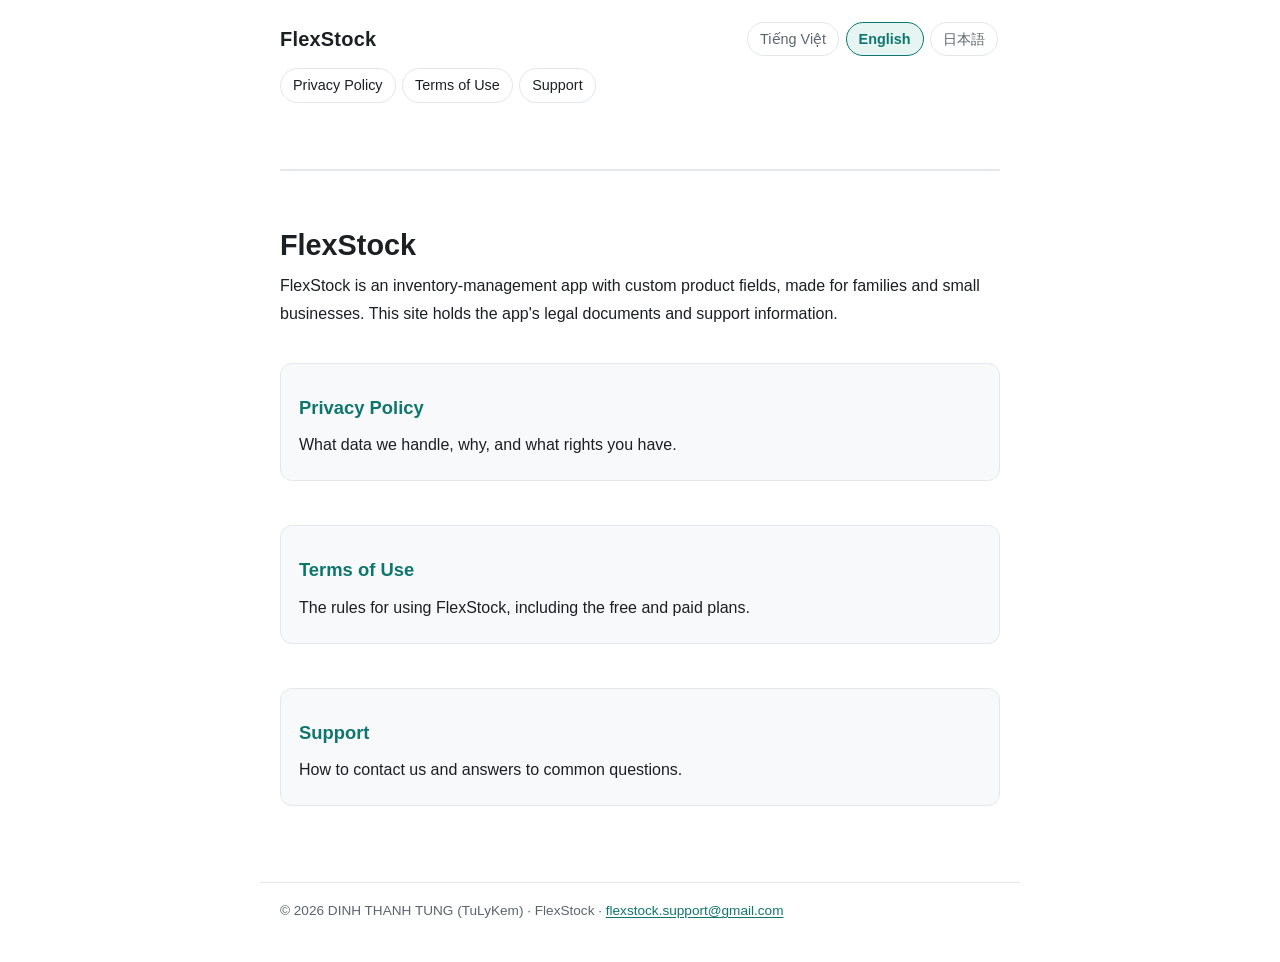
<file: index.html>
<!DOCTYPE html>
<html lang="en">
<head>
<meta charset="utf-8">
<meta name="viewport" content="width=device-width, initial-scale=1">
<title>FlexStock</title>
<meta name="description" content="FlexStock inventory app: privacy policy, terms of use and support.">
<link rel="stylesheet" href="style.css">
<script src="site.js"></script>
</head>
<body>
<header class="site-header">
  <a class="brand" href="index.html" data-page="index.html">FlexStock</a>
  <nav class="lang" aria-label="Language">
    <a href="#vi" data-lang-link="vi">Tiếng Việt</a>
    <a href="#en" data-lang-link="en">English</a>
    <a href="#ja" data-lang-link="ja">日本語</a>
  </nav>
</header>
<nav class="pages" aria-label="Pages">
    <a href="privacy.html" data-page="privacy.html"><span class="lbl" data-l="vi">Chính sách bảo mật</span><span class="lbl" data-l="en">Privacy Policy</span><span class="lbl" data-l="ja">プライバシーポリシー</span></a>
    <a href="terms.html" data-page="terms.html"><span class="lbl" data-l="vi">Điều khoản sử dụng</span><span class="lbl" data-l="en">Terms of Use</span><span class="lbl" data-l="ja">利用規約</span></a>
    <a href="support.html" data-page="support.html"><span class="lbl" data-l="vi">Hỗ trợ</span><span class="lbl" data-l="en">Support</span><span class="lbl" data-l="ja">サポート</span></a>
</nav>
<main>
  <section class="doc" lang="vi" data-doc-lang="vi">
<h1>FlexStock</h1>
    <p>FlexStock là ứng dụng quản lý kho/tồn kho với field sản phẩm tuỳ chỉnh, dành cho gia đình và hộ kinh doanh nhỏ. Đây là trang chứa các tài liệu pháp lý và hỗ trợ của ứng dụng.</p>
    <div class="cards">
      <a class="card" href="privacy.html" data-page="privacy.html"><h2><strong>Chính sách bảo mật</strong></h2><p>Chúng tôi xử lý dữ liệu nào, vì sao và bạn có quyền gì.</p></a>
      <a class="card" href="terms.html" data-page="terms.html"><h2><strong>Điều khoản sử dụng</strong></h2><p>Quy định khi dùng FlexStock, gói miễn phí và gói trả phí.</p></a>
      <a class="card" href="support.html" data-page="support.html"><h2><strong>Hỗ trợ</strong></h2><p>Liên hệ và các câu hỏi thường gặp.</p></a>
    </div>
  </section>
  <section class="doc" lang="en" data-doc-lang="en">
<h1>FlexStock</h1>
    <p>FlexStock is an inventory-management app with custom product fields, made for families and small businesses. This site holds the app's legal documents and support information.</p>
    <div class="cards">
      <a class="card" href="privacy.html" data-page="privacy.html"><h2><strong>Privacy Policy</strong></h2><p>What data we handle, why, and what rights you have.</p></a>
      <a class="card" href="terms.html" data-page="terms.html"><h2><strong>Terms of Use</strong></h2><p>The rules for using FlexStock, including the free and paid plans.</p></a>
      <a class="card" href="support.html" data-page="support.html"><h2><strong>Support</strong></h2><p>How to contact us and answers to common questions.</p></a>
    </div>
  </section>
  <section class="doc" lang="ja" data-doc-lang="ja">
<h1>FlexStock</h1>
    <p>FlexStockは、カスタム商品フィールドを備えた在庫管理アプリで、家庭や小規模事業者向けです。このサイトには、アプリの法的文書とサポート情報を掲載しています。</p>
    <div class="cards">
      <a class="card" href="privacy.html" data-page="privacy.html"><h2><strong>プライバシーポリシー</strong></h2><p>取り扱うデータ、その目的、お客様の権利について。</p></a>
      <a class="card" href="terms.html" data-page="terms.html"><h2><strong>利用規約</strong></h2><p>無料プラン・有料プランを含む、FlexStockのご利用ルール。</p></a>
      <a class="card" href="support.html" data-page="support.html"><h2><strong>サポート</strong></h2><p>お問い合わせ方法とよくあるご質問。</p></a>
    </div>
  </section>
</main>
<footer>
  &copy; 2026 DINH THANH TUNG (TuLyKem) &middot; FlexStock &middot;
  <a href="mailto:flexstock.support@gmail.com">flexstock.support@gmail.com</a>
</footer>
</body>
</html>
</file>
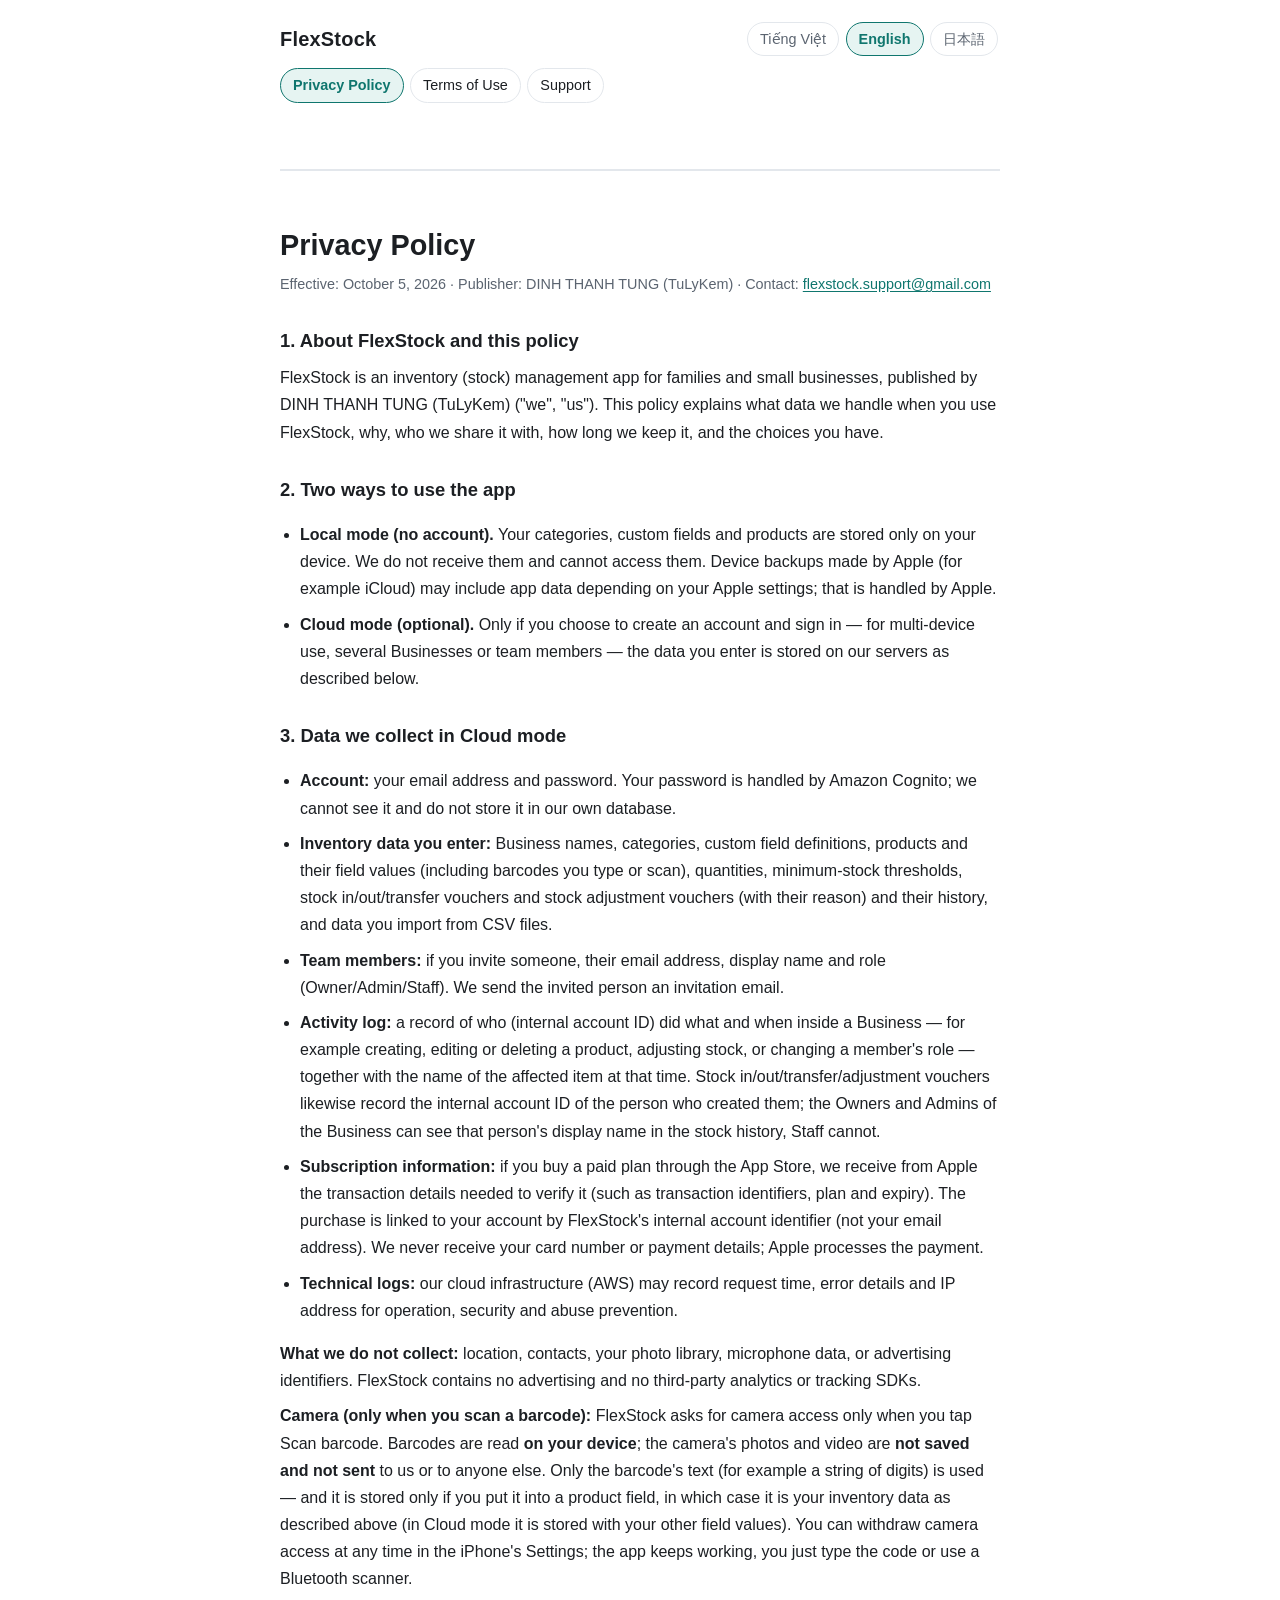
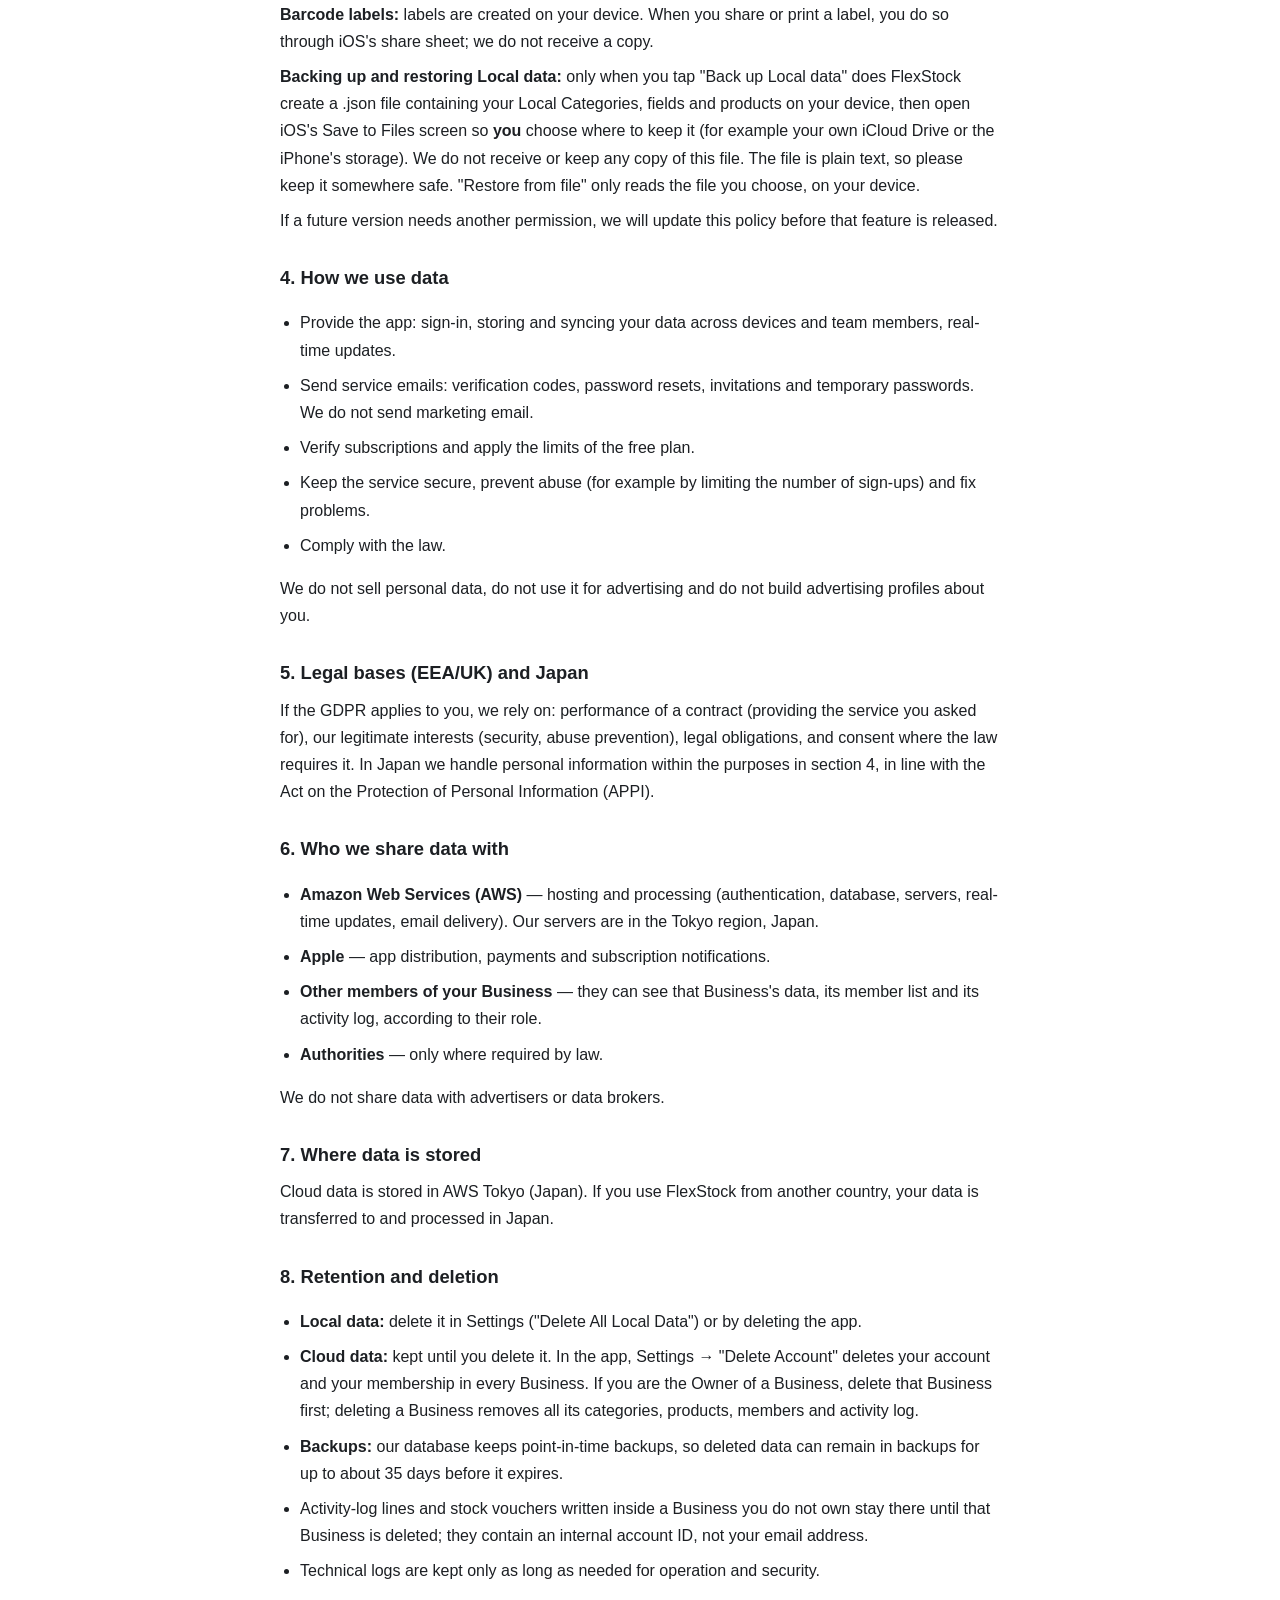
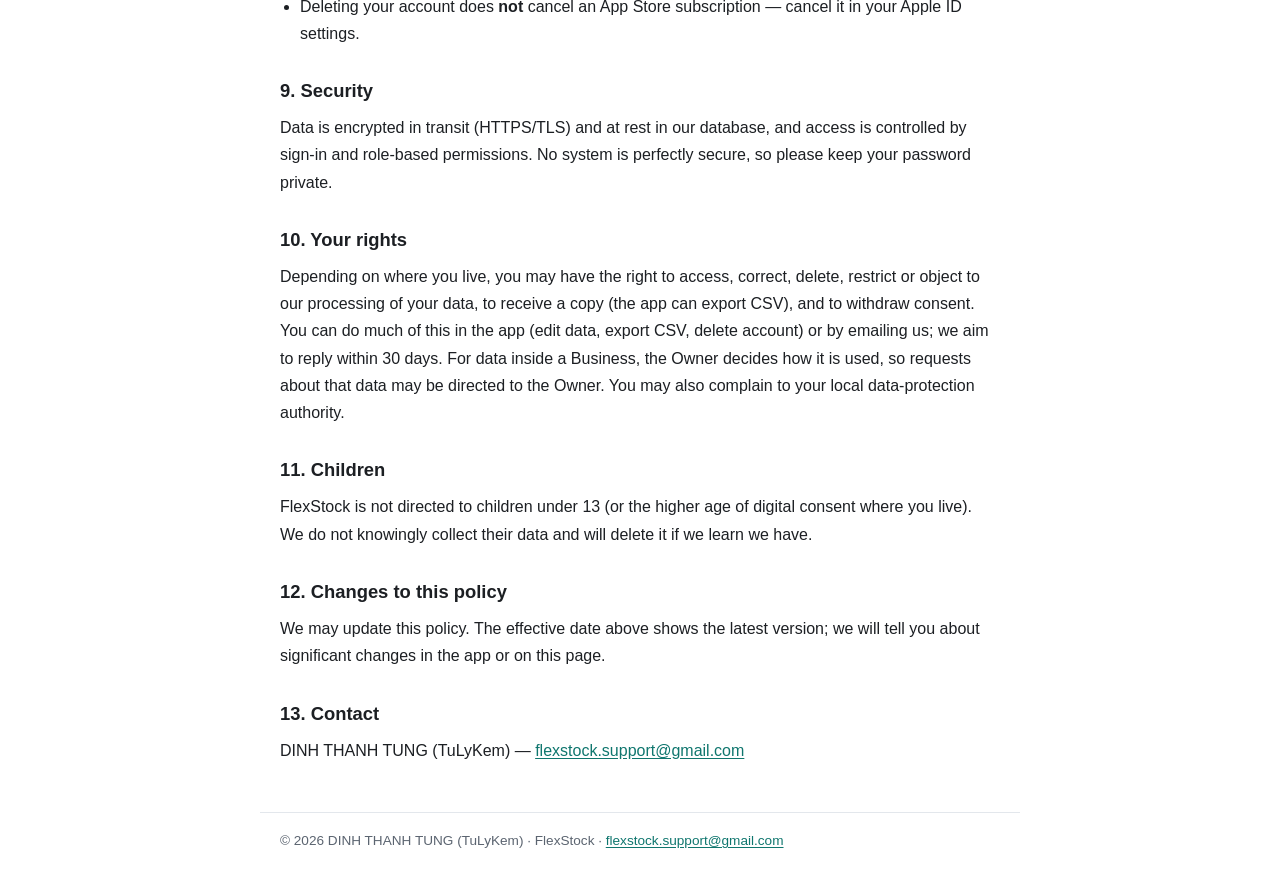
<file: privacy.html>
<!DOCTYPE html>
<html lang="en">
<head>
<meta charset="utf-8">
<meta name="viewport" content="width=device-width, initial-scale=1">
<title>FlexStock — Privacy Policy / Chính sách bảo mật / プライバシーポリシー</title>
<meta name="description" content="Privacy Policy of the FlexStock inventory app.">
<link rel="stylesheet" href="style.css">
<script src="site.js"></script>
</head>
<body>
<header class="site-header">
  <a class="brand" href="index.html" data-page="index.html">FlexStock</a>
  <nav class="lang" aria-label="Language">
    <a href="#vi" data-lang-link="vi">Tiếng Việt</a>
    <a href="#en" data-lang-link="en">English</a>
    <a href="#ja" data-lang-link="ja">日本語</a>
  </nav>
</header>
<nav class="pages" aria-label="Pages">
    <a href="privacy.html" data-page="privacy.html" class="current"><span class="lbl" data-l="vi">Chính sách bảo mật</span><span class="lbl" data-l="en">Privacy Policy</span><span class="lbl" data-l="ja">プライバシーポリシー</span></a>
    <a href="terms.html" data-page="terms.html"><span class="lbl" data-l="vi">Điều khoản sử dụng</span><span class="lbl" data-l="en">Terms of Use</span><span class="lbl" data-l="ja">利用規約</span></a>
    <a href="support.html" data-page="support.html"><span class="lbl" data-l="vi">Hỗ trợ</span><span class="lbl" data-l="en">Support</span><span class="lbl" data-l="ja">サポート</span></a>
</nav>
<main>
  <section class="doc" lang="vi" data-doc-lang="vi">
<h1>Chính sách bảo mật</h1>
    <p class="meta">Có hiệu lực từ: 05/10/2026 &middot; Nhà phát triển: DINH THANH TUNG (TuLyKem) &middot; Liên hệ: <a href="mailto:flexstock.support@gmail.com">flexstock.support@gmail.com</a></p>

    <h2>1. Giới thiệu</h2>
    <p>FlexStock là ứng dụng quản lý kho/tồn kho dành cho gia đình và hộ kinh doanh nhỏ, do DINH THANH TUNG (TuLyKem) ("chúng tôi") phát hành. Chính sách này giải thích chúng tôi xử lý những dữ liệu nào khi bạn dùng FlexStock, vì sao, chia sẻ với ai, lưu bao lâu và bạn có những lựa chọn nào.</p>

    <h2>2. Hai cách sử dụng ứng dụng</h2>
    <ul>
      <li><strong>Chế độ Local (không cần tài khoản).</strong> Category, Field tuỳ chỉnh và sản phẩm của bạn chỉ lưu trên thiết bị. Chúng tôi không nhận và không truy cập được dữ liệu này. Bản sao lưu thiết bị do Apple thực hiện (ví dụ iCloud) có thể gồm dữ liệu ứng dụng tuỳ theo cài đặt Apple của bạn — phần đó do Apple quản lý.</li>
      <li><strong>Chế độ Cloud (tuỳ chọn).</strong> Chỉ khi bạn chủ động tạo tài khoản và đăng nhập — để dùng nhiều thiết bị, nhiều Business hoặc làm việc nhóm — dữ liệu bạn nhập mới được lưu trên máy chủ của chúng tôi như mô tả dưới đây.</li>
    </ul>

    <h2>3. Dữ liệu chúng tôi thu thập ở chế độ Cloud</h2>
    <ul>
      <li><strong>Tài khoản:</strong> địa chỉ email và mật khẩu. Mật khẩu do Amazon Cognito xử lý; chúng tôi không xem được và không lưu mật khẩu trong cơ sở dữ liệu của mình.</li>
      <li><strong>Dữ liệu kho bạn nhập:</strong> tên Business, Category, định nghĩa Field tuỳ chỉnh, sản phẩm và giá trị các field (kể cả mã vạch bạn nhập hoặc quét), số lượng, ngưỡng tồn tối thiểu, phiếu Nhập/Xuất/Chuyển kho và phiếu Điều chỉnh tồn kho (kèm lý do) cùng lịch sử, và dữ liệu bạn nhập từ file CSV.</li>
      <li><strong>Thành viên:</strong> nếu bạn mời người khác — email, tên hiển thị và vai trò (Owner/Admin/Staff) của họ. Chúng tôi gửi email mời tới người được mời.</li>
      <li><strong>Lịch sử hoạt động:</strong> bản ghi ai (mã tài khoản nội bộ) đã làm gì, khi nào trong một Business — ví dụ tạo/sửa/xoá sản phẩm, điều chỉnh tồn kho, đổi vai trò thành viên — kèm tên đối tượng bị tác động tại thời điểm đó. Các phiếu Nhập/Xuất/Chuyển/Điều chỉnh kho cũng ghi mã tài khoản nội bộ của người tạo; Owner và Admin của Business xem được tên hiển thị của người đó trong Lịch sử kho, Staff thì không.</li>
      <li><strong>Thông tin gói trả phí:</strong> khi bạn mua gói qua App Store, chúng tôi nhận từ Apple thông tin giao dịch cần để xác minh (mã giao dịch, gói, thời hạn). Giao dịch được gắn với tài khoản của bạn bằng mã tài khoản nội bộ của FlexStock (không phải email của bạn). Chúng tôi không nhận số thẻ hay thông tin thanh toán của bạn; Apple xử lý thanh toán.</li>
      <li><strong>Nhật ký kỹ thuật:</strong> hạ tầng đám mây (AWS) có thể ghi lại thời điểm yêu cầu, thông tin lỗi và địa chỉ IP để vận hành, bảo mật và chống lạm dụng.</li>
    </ul>
    <p><strong>Chúng tôi không thu thập:</strong> vị trí, danh bạ, thư viện ảnh, dữ liệu micro, hay mã định danh quảng cáo. FlexStock không có quảng cáo và không dùng SDK phân tích hay theo dõi của bên thứ ba.</p>
    <p><strong>Camera (chỉ khi bạn quét mã vạch):</strong> FlexStock chỉ xin quyền dùng camera khi bạn bấm Quét mã vạch. Việc đọc mã diễn ra <strong>ngay trên thiết bị</strong>; ảnh và video từ camera <strong>không được lưu, không được gửi</strong> cho chúng tôi hay bên nào khác. Chỉ chuỗi ký tự của mã vạch (ví dụ một dãy số) được dùng — và chỉ được lưu khi bạn đưa nó vào một field của sản phẩm, khi đó nó là dữ liệu kho của bạn như mô tả ở trên (ở chế độ Cloud, nó được lưu cùng các giá trị field khác). Bạn có thể thu hồi quyền camera bất kỳ lúc nào trong Cài đặt của iPhone; app vẫn dùng được bình thường, bạn chỉ cần nhập mã bằng tay hoặc dùng máy quét Bluetooth.</p>
    <p><strong>Nhãn mã vạch:</strong> nhãn do FlexStock tạo ngay trên thiết bị. Khi bạn chia sẻ hoặc in nhãn, việc đó do bạn thực hiện qua khung chia sẻ của iOS; chúng tôi không nhận bản sao của nhãn.</p>
    <p><strong>Sao lưu và khôi phục dữ liệu Local:</strong> chỉ khi bạn bấm "Sao lưu dữ liệu Local", FlexStock tạo một file .json chứa Category, field và sản phẩm Local của bạn ngay trên thiết bị, rồi mở màn Lưu vào Tệp của iOS để <strong>bạn</strong> chọn nơi lưu (ví dụ iCloud Drive của chính bạn hoặc bộ nhớ iPhone). Chúng tôi không nhận, không lưu bản sao nào của file này. File ở dạng chữ thường nên bạn hãy tự bảo quản. "Khôi phục từ file" chỉ đọc file bạn chọn, ngay trên thiết bị.</p>
    <p>Nếu sau này phiên bản mới cần thêm quyền khác, chúng tôi sẽ cập nhật chính sách này trước khi phát hành tính năng đó.</p>

    <h2>4. Chúng tôi dùng dữ liệu để làm gì</h2>
    <ul>
      <li>Cung cấp ứng dụng: đăng nhập, lưu và đồng bộ dữ liệu giữa thiết bị và thành viên, cập nhật thời gian thực.</li>
      <li>Gửi email dịch vụ: mã xác nhận, đặt lại mật khẩu, lời mời, mật khẩu tạm. Chúng tôi không gửi email quảng cáo.</li>
      <li>Xác minh gói đăng ký và áp dụng giới hạn của gói miễn phí.</li>
      <li>Giữ dịch vụ an toàn, chống lạm dụng (ví dụ giới hạn số lượt đăng ký) và sửa lỗi.</li>
      <li>Tuân thủ pháp luật.</li>
    </ul>
    <p>Chúng tôi không bán dữ liệu cá nhân, không dùng dữ liệu cho quảng cáo và không lập hồ sơ quảng cáo về bạn.</p>

    <h2>5. Cơ sở pháp lý (EEA/Anh) và Nhật Bản</h2>
    <p>Nếu GDPR áp dụng với bạn, chúng tôi dựa trên: thực hiện hợp đồng (cung cấp dịch vụ bạn yêu cầu), lợi ích chính đáng (bảo mật, chống lạm dụng), nghĩa vụ pháp lý, và sự đồng ý khi pháp luật yêu cầu. Tại Nhật Bản, chúng tôi xử lý thông tin cá nhân trong phạm vi mục đích nêu ở mục 4, phù hợp Luật Bảo vệ thông tin cá nhân (APPI).</p>

    <h2>6. Chúng tôi chia sẻ dữ liệu với ai</h2>
    <ul>
      <li><strong>Amazon Web Services (AWS)</strong> — lưu trữ và xử lý (xác thực, cơ sở dữ liệu, máy chủ, cập nhật thời gian thực, gửi email). Máy chủ của chúng tôi đặt tại khu vực Tokyo, Nhật Bản.</li>
      <li><strong>Apple</strong> — phân phối ứng dụng, thanh toán và thông báo về gói đăng ký.</li>
      <li><strong>Các thành viên khác trong cùng Business</strong> — họ xem được dữ liệu của Business đó, danh sách thành viên và lịch sử hoạt động, tuỳ theo vai trò.</li>
      <li><strong>Cơ quan nhà nước</strong> — chỉ khi pháp luật yêu cầu.</li>
    </ul>
    <p>Chúng tôi không chia sẻ dữ liệu với nhà quảng cáo hay đơn vị môi giới dữ liệu.</p>

    <h2>7. Nơi lưu trữ dữ liệu</h2>
    <p>Dữ liệu Cloud được lưu tại AWS Tokyo (Nhật Bản). Nếu bạn dùng FlexStock từ quốc gia khác, dữ liệu của bạn được chuyển tới và xử lý tại Nhật Bản.</p>

    <h2>8. Thời gian lưu giữ và xoá dữ liệu</h2>
    <ul>
      <li><strong>Dữ liệu Local:</strong> xoá trong Cài đặt ("Xoá toàn bộ dữ liệu Local") hoặc bằng cách gỡ ứng dụng.</li>
      <li><strong>Dữ liệu Cloud:</strong> lưu cho tới khi bạn xoá. Trong ứng dụng, Cài đặt &rarr; "Xoá tài khoản" sẽ xoá tài khoản và tư cách thành viên của bạn ở mọi Business. Nếu bạn là Owner của một Business, hãy xoá Business đó trước; xoá Business sẽ xoá toàn bộ Category, sản phẩm, thành viên và lịch sử hoạt động của Business đó.</li>
      <li><strong>Sao lưu:</strong> cơ sở dữ liệu có sao lưu phục hồi theo thời điểm, nên dữ liệu đã xoá có thể còn trong bản sao lưu tối đa khoảng 35 ngày rồi tự hết hạn.</li>
      <li>Các dòng lịch sử hoạt động và phiếu kho ghi trong Business mà bạn không sở hữu sẽ còn đó cho tới khi Business bị xoá; chúng chỉ chứa mã tài khoản nội bộ, không chứa email của bạn.</li>
      <li>Nhật ký kỹ thuật chỉ được giữ trong thời gian cần thiết cho vận hành và bảo mật.</li>
      <li>Xoá tài khoản <strong>không</strong> tự huỷ gói đăng ký App Store — hãy huỷ trong cài đặt Apple ID của bạn.</li>
    </ul>

    <h2>9. Bảo mật</h2>
    <p>Dữ liệu được mã hoá khi truyền (HTTPS/TLS) và khi lưu trong cơ sở dữ liệu; quyền truy cập được kiểm soát bằng đăng nhập và phân quyền theo vai trò. Không hệ thống nào an toàn tuyệt đối, vì vậy hãy giữ bí mật mật khẩu của bạn.</p>

    <h2>10. Quyền của bạn</h2>
    <p>Tuỳ nơi bạn sống, bạn có thể có quyền truy cập, chỉnh sửa, xoá, hạn chế hoặc phản đối việc xử lý dữ liệu, nhận bản sao dữ liệu (ứng dụng có Xuất CSV) và rút lại sự đồng ý. Phần lớn việc này làm được ngay trong ứng dụng (sửa dữ liệu, Xuất CSV, Xoá tài khoản) hoặc bằng cách gửi email cho chúng tôi; chúng tôi cố gắng phản hồi trong vòng 30 ngày. Với dữ liệu nằm trong một Business, Owner quyết định cách sử dụng, nên yêu cầu liên quan có thể được chuyển tới Owner. Bạn cũng có thể khiếu nại với cơ quan bảo vệ dữ liệu nơi bạn sống.</p>

    <h2>11. Trẻ em</h2>
    <p>FlexStock không dành cho trẻ em dưới 13 tuổi (hoặc độ tuổi đồng ý số cao hơn theo luật nơi bạn sống). Chúng tôi không cố ý thu thập dữ liệu của trẻ em và sẽ xoá nếu phát hiện.</p>

    <h2>12. Thay đổi chính sách</h2>
    <p>Chúng tôi có thể cập nhật chính sách này. Ngày có hiệu lực ở đầu trang cho biết phiên bản mới nhất; thay đổi quan trọng sẽ được thông báo trong ứng dụng hoặc trên trang này.</p>

    <h2>13. Liên hệ</h2>
    <p>DINH THANH TUNG (TuLyKem) &mdash; <a href="mailto:flexstock.support@gmail.com">flexstock.support@gmail.com</a></p>
  </section>
  <section class="doc" lang="en" data-doc-lang="en">
<h1>Privacy Policy</h1>
    <p class="meta">Effective: October 5, 2026 &middot; Publisher: DINH THANH TUNG (TuLyKem) &middot; Contact: <a href="mailto:flexstock.support@gmail.com">flexstock.support@gmail.com</a></p>

    <h2>1. About FlexStock and this policy</h2>
    <p>FlexStock is an inventory (stock) management app for families and small businesses, published by DINH THANH TUNG (TuLyKem) ("we", "us"). This policy explains what data we handle when you use FlexStock, why, who we share it with, how long we keep it, and the choices you have.</p>

    <h2>2. Two ways to use the app</h2>
    <ul>
      <li><strong>Local mode (no account).</strong> Your categories, custom fields and products are stored only on your device. We do not receive them and cannot access them. Device backups made by Apple (for example iCloud) may include app data depending on your Apple settings; that is handled by Apple.</li>
      <li><strong>Cloud mode (optional).</strong> Only if you choose to create an account and sign in &mdash; for multi-device use, several Businesses or team members &mdash; the data you enter is stored on our servers as described below.</li>
    </ul>

    <h2>3. Data we collect in Cloud mode</h2>
    <ul>
      <li><strong>Account:</strong> your email address and password. Your password is handled by Amazon Cognito; we cannot see it and do not store it in our own database.</li>
      <li><strong>Inventory data you enter:</strong> Business names, categories, custom field definitions, products and their field values (including barcodes you type or scan), quantities, minimum-stock thresholds, stock in/out/transfer vouchers and stock adjustment vouchers (with their reason) and their history, and data you import from CSV files.</li>
      <li><strong>Team members:</strong> if you invite someone, their email address, display name and role (Owner/Admin/Staff). We send the invited person an invitation email.</li>
      <li><strong>Activity log:</strong> a record of who (internal account ID) did what and when inside a Business &mdash; for example creating, editing or deleting a product, adjusting stock, or changing a member's role &mdash; together with the name of the affected item at that time. Stock in/out/transfer/adjustment vouchers likewise record the internal account ID of the person who created them; the Owners and Admins of the Business can see that person's display name in the stock history, Staff cannot.</li>
      <li><strong>Subscription information:</strong> if you buy a paid plan through the App Store, we receive from Apple the transaction details needed to verify it (such as transaction identifiers, plan and expiry). The purchase is linked to your account by FlexStock's internal account identifier (not your email address). We never receive your card number or payment details; Apple processes the payment.</li>
      <li><strong>Technical logs:</strong> our cloud infrastructure (AWS) may record request time, error details and IP address for operation, security and abuse prevention.</li>
    </ul>
    <p><strong>What we do not collect:</strong> location, contacts, your photo library, microphone data, or advertising identifiers. FlexStock contains no advertising and no third-party analytics or tracking SDKs.</p>
    <p><strong>Camera (only when you scan a barcode):</strong> FlexStock asks for camera access only when you tap Scan barcode. Barcodes are read <strong>on your device</strong>; the camera's photos and video are <strong>not saved and not sent</strong> to us or to anyone else. Only the barcode's text (for example a string of digits) is used &mdash; and it is stored only if you put it into a product field, in which case it is your inventory data as described above (in Cloud mode it is stored with your other field values). You can withdraw camera access at any time in the iPhone's Settings; the app keeps working, you just type the code or use a Bluetooth scanner.</p>
    <p><strong>Barcode labels:</strong> labels are created on your device. When you share or print a label, you do so through iOS's share sheet; we do not receive a copy.</p>
    <p><strong>Backing up and restoring Local data:</strong> only when you tap "Back up Local data" does FlexStock create a .json file containing your Local Categories, fields and products on your device, then open iOS's Save to Files screen so <strong>you</strong> choose where to keep it (for example your own iCloud Drive or the iPhone's storage). We do not receive or keep any copy of this file. The file is plain text, so please keep it somewhere safe. "Restore from file" only reads the file you choose, on your device.</p>
    <p>If a future version needs another permission, we will update this policy before that feature is released.</p>

    <h2>4. How we use data</h2>
    <ul>
      <li>Provide the app: sign-in, storing and syncing your data across devices and team members, real-time updates.</li>
      <li>Send service emails: verification codes, password resets, invitations and temporary passwords. We do not send marketing email.</li>
      <li>Verify subscriptions and apply the limits of the free plan.</li>
      <li>Keep the service secure, prevent abuse (for example by limiting the number of sign-ups) and fix problems.</li>
      <li>Comply with the law.</li>
    </ul>
    <p>We do not sell personal data, do not use it for advertising and do not build advertising profiles about you.</p>

    <h2>5. Legal bases (EEA/UK) and Japan</h2>
    <p>If the GDPR applies to you, we rely on: performance of a contract (providing the service you asked for), our legitimate interests (security, abuse prevention), legal obligations, and consent where the law requires it. In Japan we handle personal information within the purposes in section 4, in line with the Act on the Protection of Personal Information (APPI).</p>

    <h2>6. Who we share data with</h2>
    <ul>
      <li><strong>Amazon Web Services (AWS)</strong> &mdash; hosting and processing (authentication, database, servers, real-time updates, email delivery). Our servers are in the Tokyo region, Japan.</li>
      <li><strong>Apple</strong> &mdash; app distribution, payments and subscription notifications.</li>
      <li><strong>Other members of your Business</strong> &mdash; they can see that Business's data, its member list and its activity log, according to their role.</li>
      <li><strong>Authorities</strong> &mdash; only where required by law.</li>
    </ul>
    <p>We do not share data with advertisers or data brokers.</p>

    <h2>7. Where data is stored</h2>
    <p>Cloud data is stored in AWS Tokyo (Japan). If you use FlexStock from another country, your data is transferred to and processed in Japan.</p>

    <h2>8. Retention and deletion</h2>
    <ul>
      <li><strong>Local data:</strong> delete it in Settings ("Delete All Local Data") or by deleting the app.</li>
      <li><strong>Cloud data:</strong> kept until you delete it. In the app, Settings &rarr; "Delete Account" deletes your account and your membership in every Business. If you are the Owner of a Business, delete that Business first; deleting a Business removes all its categories, products, members and activity log.</li>
      <li><strong>Backups:</strong> our database keeps point-in-time backups, so deleted data can remain in backups for up to about 35 days before it expires.</li>
      <li>Activity-log lines and stock vouchers written inside a Business you do not own stay there until that Business is deleted; they contain an internal account ID, not your email address.</li>
      <li>Technical logs are kept only as long as needed for operation and security.</li>
      <li>Deleting your account does <strong>not</strong> cancel an App Store subscription &mdash; cancel it in your Apple ID settings.</li>
    </ul>

    <h2>9. Security</h2>
    <p>Data is encrypted in transit (HTTPS/TLS) and at rest in our database, and access is controlled by sign-in and role-based permissions. No system is perfectly secure, so please keep your password private.</p>

    <h2>10. Your rights</h2>
    <p>Depending on where you live, you may have the right to access, correct, delete, restrict or object to our processing of your data, to receive a copy (the app can export CSV), and to withdraw consent. You can do much of this in the app (edit data, export CSV, delete account) or by emailing us; we aim to reply within 30 days. For data inside a Business, the Owner decides how it is used, so requests about that data may be directed to the Owner. You may also complain to your local data-protection authority.</p>

    <h2>11. Children</h2>
    <p>FlexStock is not directed to children under 13 (or the higher age of digital consent where you live). We do not knowingly collect their data and will delete it if we learn we have.</p>

    <h2>12. Changes to this policy</h2>
    <p>We may update this policy. The effective date above shows the latest version; we will tell you about significant changes in the app or on this page.</p>

    <h2>13. Contact</h2>
    <p>DINH THANH TUNG (TuLyKem) &mdash; <a href="mailto:flexstock.support@gmail.com">flexstock.support@gmail.com</a></p>
  </section>
  <section class="doc" lang="ja" data-doc-lang="ja">
<h1>プライバシーポリシー</h1>
    <p class="meta">施行日：2026年10月5日 &middot; 提供者：DINH THANH TUNG (TuLyKem) &middot; 連絡先：<a href="mailto:flexstock.support@gmail.com">flexstock.support@gmail.com</a></p>

    <h2>1. FlexStockと本ポリシーについて</h2>
    <p>FlexStock（以下「本アプリ」）は、家庭や小規模事業者向けの在庫管理アプリで、DINH THANH TUNG (TuLyKem)（以下「当方」）が提供しています。本ポリシーでは、本アプリのご利用にあたって取り扱うデータ、その目的、共有先、保管期間、およびお客様の選択肢について説明します。</p>

    <h2>2. 2つの利用方法</h2>
    <ul>
      <li><strong>ローカルモード（アカウント不要）：</strong>カテゴリー、カスタムフィールド、商品はお客様の端末内にのみ保存されます。当方はこれらを受け取らず、アクセスすることもできません。Apple（iCloudなど）による端末バックアップには、お客様のApple設定に応じてアプリのデータが含まれる場合があり、これはAppleが管理します。</li>
      <li><strong>クラウドモード（任意）：</strong>複数端末での利用、複数のBusiness、チームメンバーとの共有のためにお客様ご自身がアカウントを作成してログインした場合に限り、入力したデータが以下のとおり当方のサーバーに保存されます。</li>
    </ul>

    <h2>3. クラウドモードで取得するデータ</h2>
    <ul>
      <li><strong>アカウント情報：</strong>メールアドレスとパスワード。パスワードはAmazon Cognitoが処理し、当方は閲覧できず、独自のデータベースにも保存しません。</li>
      <li><strong>入力した在庫データ：</strong>Business名、カテゴリー、カスタムフィールドの定義、商品とその値（入力またはスキャンしたバーコードを含む）、数量、最小在庫のしきい値、入庫・出庫・移動の伝票と在庫調整の伝票（理由を含む）および履歴、CSVからインポートしたデータ。</li>
      <li><strong>メンバー情報：</strong>他の方を招待した場合、その方のメールアドレス、表示名、役割（Owner/Admin/Staff）。招待された方には招待メールを送信します。</li>
      <li><strong>操作履歴：</strong>Business内で誰（内部アカウントID）が、いつ、何をしたか（例：商品の作成・編集・削除、在庫調整、メンバーの役割変更）の記録と、その時点の対象の名称。入庫・出庫・移動・在庫調整の伝票にも作成者の内部アカウントIDが記録され、そのBusinessのOwnerとAdminは在庫履歴で作成者の表示名を確認できます（Staffは確認できません）。</li>
      <li><strong>サブスクリプション情報：</strong>App Storeで有料プランを購入した場合、検証に必要な取引情報（取引ID、プラン、有効期限など）をAppleから受け取ります。購入はFlexStockの内部アカウント識別子（メールアドレスではありません）でお客様のアカウントに紐づけられます。カード番号などの支払い情報は受け取りません（決済はAppleが行います）。</li>
      <li><strong>技術ログ：</strong>運用、セキュリティ、不正利用の防止のため、クラウド基盤（AWS）がリクエスト時刻、エラー情報、IPアドレスを記録する場合があります。</li>
    </ul>
    <p><strong>取得しないもの：</strong>位置情報、連絡先、写真ライブラリ、マイクのデータ、広告識別子。本アプリには広告も、第三者の分析・トラッキングSDKもありません。</p>
    <p><strong>カメラ（バーコードをスキャンするときのみ）：</strong>FlexStockは、「バーコードをスキャン」をタップしたときにだけカメラの使用許可を求めます。バーコードの読み取りは<strong>お使いの端末上</strong>で行われ、カメラの写真や動画は当方や第三者に<strong>保存も送信もされません</strong>。使用されるのはバーコードの文字列（数字の並びなど）のみで、商品のフィールドに入れた場合にのみ保存されます。その場合は上記のとおりお客様の在庫データとなります（クラウドモードでは他のフィールド値と一緒に保存されます）。カメラの許可は、iPhoneの設定でいつでも取り消せます。取り消してもアプリは通常どおり使えます（コードを手入力するか、Bluetoothスキャナをご利用ください）。</p>
    <p><strong>バーコードラベル：</strong>ラベルはお使いの端末上で作成されます。ラベルの共有や印刷は、お客様ご自身がiOSの共有機能を通じて行うもので、当方にはそのコピーは届きません。</p>
    <p><strong>ローカルデータのバックアップと復元：</strong>「ローカルデータをバックアップ」をタップしたときにのみ、FlexStockはお使いの端末上で、ローカルのカテゴリー、フィールド、商品を含む.jsonファイルを作成し、iOSの「ファイルに保存」画面を開いて、<strong>お客様ご自身</strong>が保存先（例：ご自身のiCloud Driveや本体のストレージ）を選びます。当方はこのファイルのコピーを受け取らず、保管もしません。ファイルは平文のため、安全な場所に保管してください。「ファイルから復元」は、お客様が選んだファイルをお使いの端末上で読み込むだけです。</p>
    <p>今後のバージョンで別の権限が必要になる場合は、その機能を提供する前に本ポリシーを更新します。</p>

    <h2>4. 利用目的</h2>
    <ul>
      <li>本アプリの提供：ログイン、端末間・メンバー間でのデータの保存と同期、リアルタイム更新。</li>
      <li>サービス関連メールの送信：確認コード、パスワード再設定、招待、仮パスワード。マーケティングメールは送信しません。</li>
      <li>サブスクリプションの検証と、無料プランの上限の適用。</li>
      <li>サービスの安全確保、不正利用の防止（例：新規登録数の制限）、不具合の修正。</li>
      <li>法令の遵守。</li>
    </ul>
    <p>当方は個人データを販売せず、広告に利用せず、広告目的のプロファイリングも行いません。</p>

    <h2>5. 法的根拠（EEA・英国）と日本</h2>
    <p>GDPRが適用される場合、当方は、契約の履行（ご依頼のサービスの提供）、正当な利益（セキュリティ、不正利用の防止）、法的義務、および法令上必要な場合の同意に基づいて処理します。日本では、個人情報の保護に関する法律（個人情報保護法）に従い、上記4の利用目的の範囲内で個人情報を取り扱います。</p>

    <h2>6. 共有先</h2>
    <ul>
      <li><strong>Amazon Web Services（AWS）</strong> &mdash; ホスティングと処理（認証、データベース、サーバー、リアルタイム更新、メール配信）。サーバーは日本の東京リージョンにあります。</li>
      <li><strong>Apple</strong> &mdash; アプリの配信、決済、サブスクリプションの通知。</li>
      <li><strong>同じBusinessの他のメンバー</strong> &mdash; 役割に応じて、そのBusinessのデータ、メンバー一覧、操作履歴を閲覧できます。</li>
      <li><strong>公的機関</strong> &mdash; 法令で求められる場合に限ります。</li>
    </ul>
    <p>広告主やデータブローカーとはデータを共有しません。</p>

    <h2>7. 保存場所</h2>
    <p>クラウドのデータはAWS東京リージョン（日本）に保存されます。日本国外からご利用の場合、データは日本に転送され、日本で処理されます。</p>

    <h2>8. 保管期間と削除</h2>
    <ul>
      <li><strong>ローカルデータ：</strong>「設定」の「ローカルデータをすべて削除」、またはアプリの削除で消去できます。</li>
      <li><strong>クラウドデータ：</strong>お客様が削除するまで保管します。アプリの「設定」&rarr;「アカウントを削除」で、アカウントとすべてのBusinessでのメンバーシップが削除されます。いずれかのBusinessのOwnerである場合は、先にそのBusinessを削除してください。Businessを削除すると、そのカテゴリー、商品、メンバー、操作履歴がすべて削除されます。</li>
      <li><strong>バックアップ：</strong>データベースにはポイントインタイムのバックアップがあり、削除したデータが最大約35日間バックアップに残ってから失効します。</li>
      <li>ご自身がOwnerではないBusinessに記録された操作履歴および在庫の伝票は、そのBusinessが削除されるまで残ります。内部アカウントIDのみを含み、メールアドレスは含みません。</li>
      <li>技術ログは、運用とセキュリティに必要な期間のみ保管します。</li>
      <li>アカウントを削除しても、App Storeのサブスクリプションは自動では<strong>解約されません</strong>。Apple IDの設定で解約してください。</li>
    </ul>

    <h2>9. セキュリティ</h2>
    <p>データは通信時（HTTPS/TLS）とデータベース内（保存時）で暗号化され、ログインと役割ごとの権限でアクセスを制御しています。完全に安全なシステムは存在しないため、パスワードは他人に知られないよう管理してください。</p>

    <h2>10. お客様の権利</h2>
    <p>お住まいの地域により、データへのアクセス、訂正、削除、処理の制限・異議、写しの受領（アプリでCSVをエクスポートできます）、同意の撤回を求める権利があります。多くはアプリ内（データの編集、CSVエクスポート、アカウント削除）またはメールでお手続きいただけます。30日以内の回答を目標としています。Business内のデータの扱いはOwnerが決めるため、そのデータに関するご請求はOwnerに向けていただく場合があります。お住まいの地域のデータ保護当局に苦情を申し立てることもできます。</p>

    <h2>11. お子様について</h2>
    <p>本アプリは13歳未満（またはお住まいの地域でデジタル同意年齢がそれより高い場合はその年齢未満）のお子様を対象としていません。お子様のデータを意図的に取得することはなく、判明した場合は削除します。</p>

    <h2>12. 本ポリシーの変更</h2>
    <p>本ポリシーは更新されることがあります。上記の施行日が最新版を示します。重要な変更はアプリ内またはこのページでお知らせします。</p>

    <h2>13. お問い合わせ</h2>
    <p>DINH THANH TUNG (TuLyKem) &mdash; <a href="mailto:flexstock.support@gmail.com">flexstock.support@gmail.com</a></p>
  </section>
</main>
<footer>
  &copy; 2026 DINH THANH TUNG (TuLyKem) &middot; FlexStock &middot;
  <a href="mailto:flexstock.support@gmail.com">flexstock.support@gmail.com</a>
</footer>
</body>
</html>
</file>
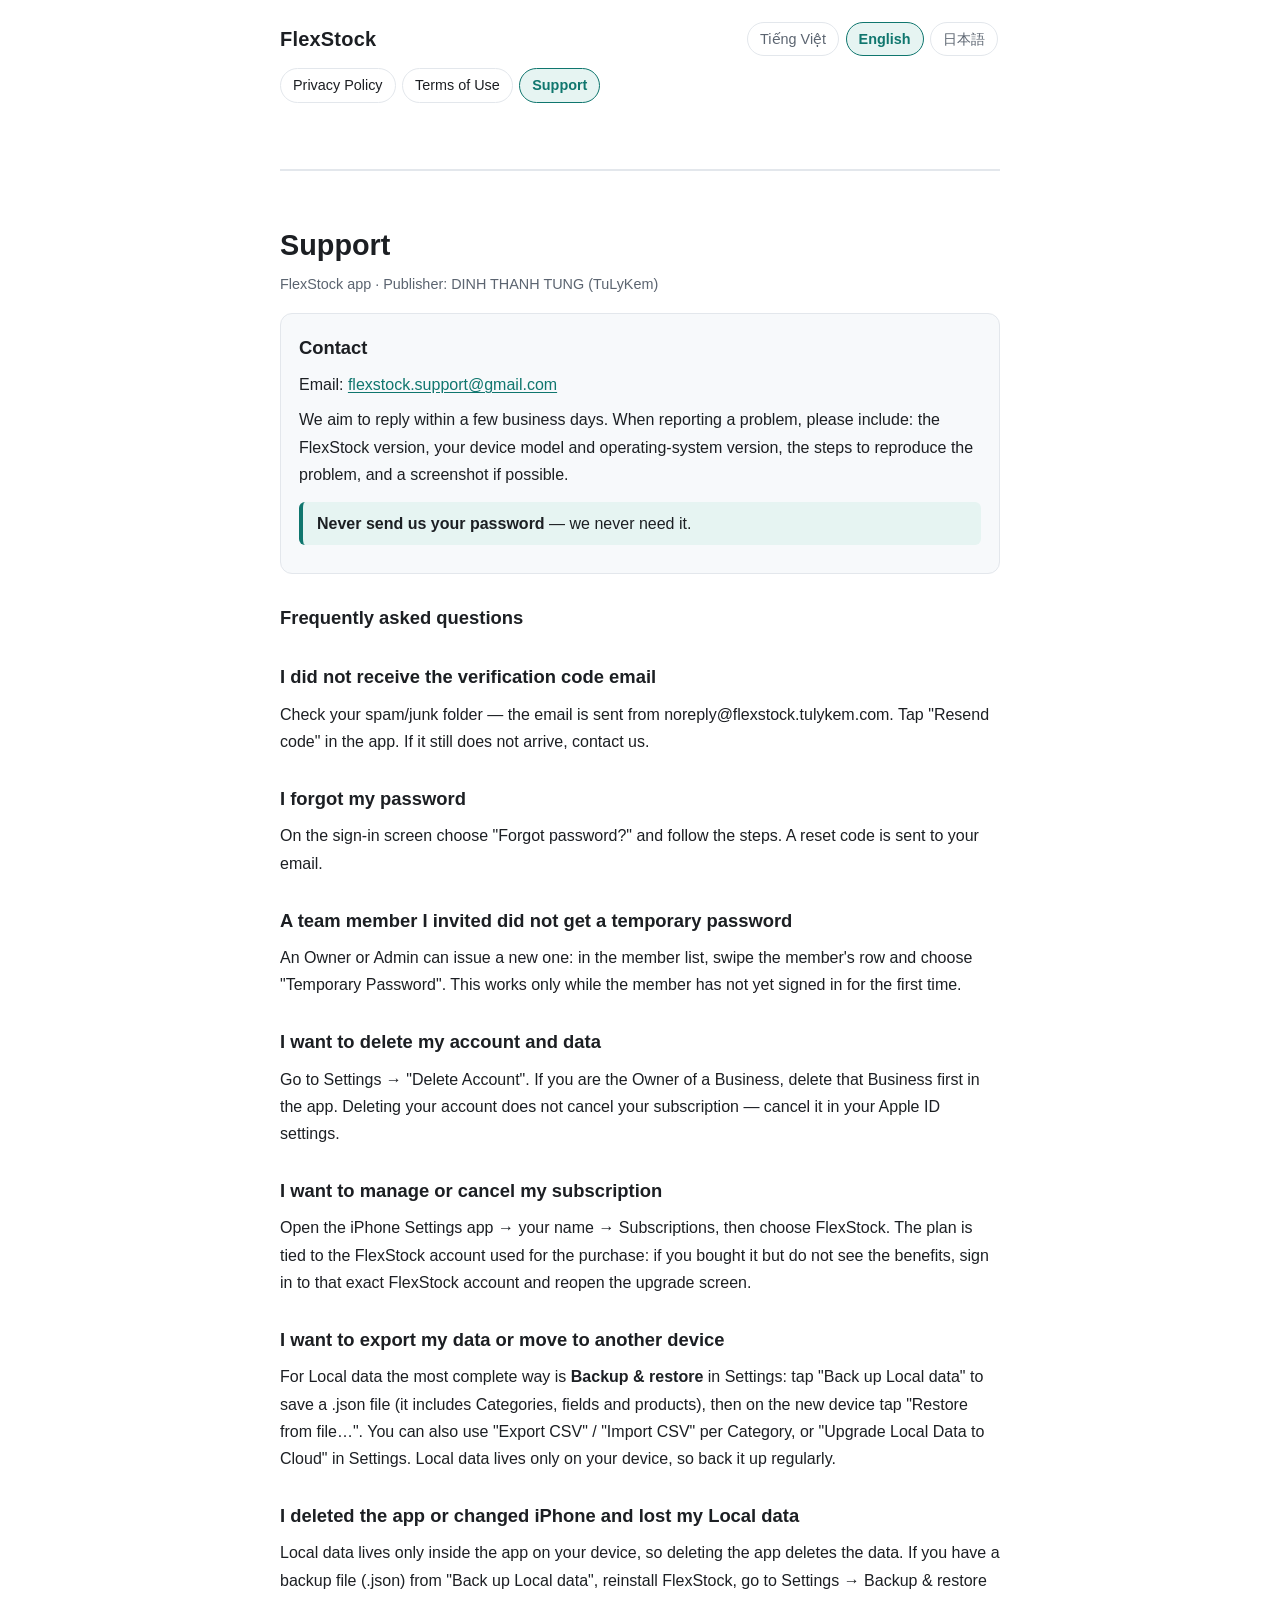
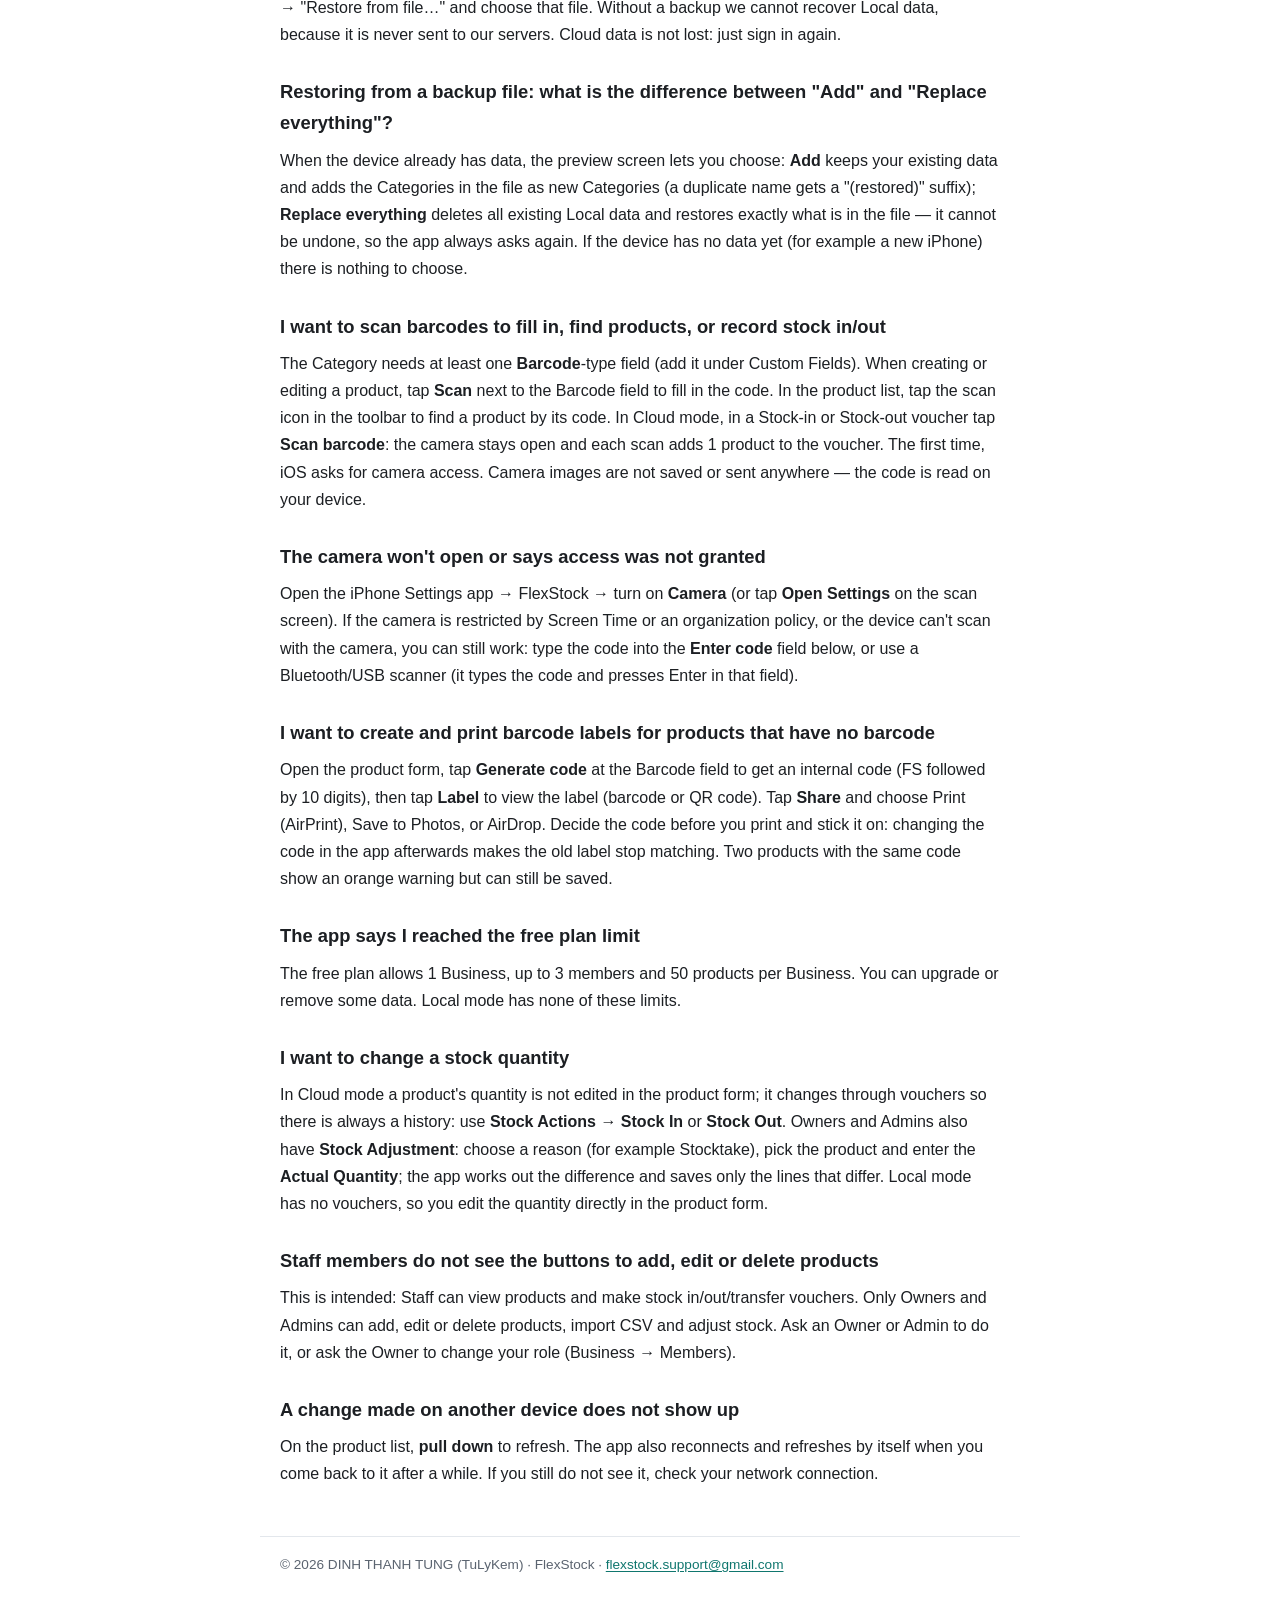
<file: support.html>
<!DOCTYPE html>
<html lang="en">
<head>
<meta charset="utf-8">
<meta name="viewport" content="width=device-width, initial-scale=1">
<title>FlexStock — Support / Hỗ trợ / サポート</title>
<meta name="description" content="Help and contact for the FlexStock inventory app.">
<link rel="stylesheet" href="style.css">
<script src="site.js"></script>
</head>
<body>
<header class="site-header">
  <a class="brand" href="index.html" data-page="index.html">FlexStock</a>
  <nav class="lang" aria-label="Language">
    <a href="#vi" data-lang-link="vi">Tiếng Việt</a>
    <a href="#en" data-lang-link="en">English</a>
    <a href="#ja" data-lang-link="ja">日本語</a>
  </nav>
</header>
<nav class="pages" aria-label="Pages">
    <a href="privacy.html" data-page="privacy.html"><span class="lbl" data-l="vi">Chính sách bảo mật</span><span class="lbl" data-l="en">Privacy Policy</span><span class="lbl" data-l="ja">プライバシーポリシー</span></a>
    <a href="terms.html" data-page="terms.html"><span class="lbl" data-l="vi">Điều khoản sử dụng</span><span class="lbl" data-l="en">Terms of Use</span><span class="lbl" data-l="ja">利用規約</span></a>
    <a href="support.html" data-page="support.html" class="current"><span class="lbl" data-l="vi">Hỗ trợ</span><span class="lbl" data-l="en">Support</span><span class="lbl" data-l="ja">サポート</span></a>
</nav>
<main>
  <section class="doc" lang="vi" data-doc-lang="vi">
<h1>Hỗ trợ</h1>
    <p class="meta">Ứng dụng FlexStock &middot; Nhà phát triển: DINH THANH TUNG (TuLyKem)</p>

    <div class="card">
      <h2>Liên hệ</h2>
      <p>Email: <a href="mailto:flexstock.support@gmail.com">flexstock.support@gmail.com</a></p>
      <p>Chúng tôi cố gắng phản hồi trong vòng vài ngày làm việc. Khi báo lỗi, vui lòng gửi kèm: phiên bản FlexStock, mẫu thiết bị và phiên bản hệ điều hành, các bước để tái hiện lỗi, và ảnh chụp màn hình nếu có.</p>
      <p class="note"><strong>Không bao giờ gửi mật khẩu của bạn</strong> cho chúng tôi — chúng tôi không bao giờ cần đến nó.</p>
    </div>

    <h2>Câu hỏi thường gặp</h2>

    <h2>Tôi không nhận được mã xác nhận qua email</h2>
    <p>Hãy kiểm tra thư mục thư rác/quảng cáo — email được gửi từ địa chỉ noreply@flexstock.tulykem.com. Bấm "Gửi lại mã" trong ứng dụng. Nếu vẫn không nhận được, hãy liên hệ chúng tôi.</p>

    <h2>Tôi quên mật khẩu</h2>
    <p>Ở màn đăng nhập, chọn "Quên mật khẩu?" và làm theo hướng dẫn. Mã đặt lại mật khẩu sẽ được gửi tới email của bạn.</p>

    <h2>Nhân viên tôi mời chưa nhận được mật khẩu tạm</h2>
    <p>Owner hoặc Admin có thể cấp lại: trong danh sách thành viên, vuốt dòng của nhân viên và chọn "Mật khẩu tạm". Chức năng này chỉ dùng được khi nhân viên chưa đăng nhập lần đầu.</p>

    <h2>Tôi muốn xoá tài khoản và dữ liệu</h2>
    <p>Vào Cài đặt &rarr; "Xoá tài khoản". Nếu bạn là Owner của một Business, hãy xoá Business đó trước trong ứng dụng. Xoá tài khoản không tự huỷ gói đăng ký — hãy huỷ trong cài đặt Apple ID.</p>

    <h2>Tôi muốn quản lý hoặc huỷ gói đăng ký</h2>
    <p>Mở Cài đặt của iPhone &rarr; tên của bạn &rarr; Đăng ký (Subscriptions), rồi chọn FlexStock. Gói gắn với tài khoản FlexStock đã dùng khi mua: nếu đã mua mà chưa thấy quyền lợi, hãy đăng nhập đúng tài khoản FlexStock đó rồi mở lại màn nâng cấp.</p>

    <h2>Tôi muốn xuất dữ liệu hoặc chuyển sang máy khác</h2>
    <p>Với dữ liệu Local, cách đầy đủ nhất là <strong>Sao lưu &amp; khôi phục</strong> trong Cài đặt: bấm "Sao lưu dữ liệu Local" để lưu một file .json (gồm cả Category, field và sản phẩm), rồi trên máy mới bấm "Khôi phục từ file…". Bạn cũng có thể dùng "Xuất CSV" / "Nhập CSV" cho từng Category, hoặc "Nâng cấp dữ liệu Local lên Cloud" trong Cài đặt. Lưu ý dữ liệu Local chỉ nằm trên máy của bạn nên hãy sao lưu định kỳ.</p>

    <h2>Tôi vừa xoá app hoặc đổi iPhone và mất dữ liệu Local</h2>
    <p>Dữ liệu Local chỉ nằm trong ứng dụng trên máy, nên xoá app sẽ xoá luôn dữ liệu. Nếu bạn đã có file sao lưu (.json) từ "Sao lưu dữ liệu Local", cài lại FlexStock rồi vào Cài đặt &rarr; Sao lưu &amp; khôi phục &rarr; "Khôi phục từ file…" và chọn file đó. Nếu chưa có bản sao lưu thì chúng tôi không thể lấy lại dữ liệu Local vì nó không được gửi về máy chủ. Dữ liệu Cloud thì không mất: chỉ cần đăng nhập lại.</p>

    <h2>Khôi phục từ file sao lưu: "Thêm" và "Thay thế toàn bộ" khác nhau thế nào?</h2>
    <p>Khi máy đã có dữ liệu, màn xem trước cho chọn: <strong>Thêm</strong> giữ nguyên dữ liệu hiện có và thêm các Category trong file như Category mới (trùng tên thì thêm hậu tố "(khôi phục)"); <strong>Thay thế toàn bộ</strong> xoá hết dữ liệu Local hiện có rồi khôi phục đúng nội dung file — không hoàn tác được nên app luôn hỏi lại. Máy chưa có dữ liệu (ví dụ iPhone mới) thì không cần chọn.</p>

    <h2>Tôi muốn quét mã vạch để điền, tìm sản phẩm hoặc nhập/xuất kho</h2>
    <p>Cần có ít nhất một field kiểu <strong>Barcode</strong> trong Category (thêm ở Field tuỳ chỉnh). Khi tạo/sửa sản phẩm, bấm <strong>Quét</strong> cạnh field Barcode để điền mã. Ở danh sách sản phẩm, bấm biểu tượng khung quét trên thanh công cụ để tìm sản phẩm theo mã. Ở chế độ Cloud, trong phiếu Nhập kho/Xuất kho bấm <strong>Quét mã vạch</strong>: camera giữ mở và mỗi lần quét thêm 1 sản phẩm vào phiếu. Lần đầu dùng, iPhone sẽ hỏi quyền camera. Ảnh từ camera không được lưu hay gửi đi — mã được đọc ngay trên máy.</p>

    <h2>Camera không mở hoặc báo chưa được cấp quyền</h2>
    <p>Mở Cài đặt của iPhone &rarr; FlexStock &rarr; bật <strong>Camera</strong> (hoặc bấm <strong>Mở Cài đặt</strong> ngay trong màn quét). Nếu camera bị giới hạn bởi Thời gian sử dụng hoặc chính sách của tổ chức, hoặc máy không hỗ trợ quét bằng camera, bạn vẫn dùng được: nhập mã vào ô <strong>Nhập mã</strong> bên dưới, hoặc dùng máy quét Bluetooth/USB (máy quét gõ chuỗi mã rồi Enter vào ô đó).</p>

    <h2>Tôi muốn tạo và in nhãn mã vạch cho sản phẩm không có mã</h2>
    <p>Mở form sản phẩm, ở field Barcode bấm <strong>Tạo mã</strong> để app tự đặt một mã nội bộ (dạng FS + 10 chữ số), rồi bấm <strong>Nhãn</strong> để xem nhãn (Mã vạch hoặc Mã QR). Bấm <strong>Chia sẻ</strong> rồi chọn In (AirPrint), Lưu vào Ảnh hoặc AirDrop. Hãy chốt mã trước khi in và dán: đổi mã trong app sau đó thì nhãn cũ sẽ không còn khớp. Hai sản phẩm trùng mã sẽ có cảnh báo màu cam nhưng vẫn lưu được.</p>

    <h2>Ứng dụng báo đã đạt giới hạn gói miễn phí</h2>
    <p>Gói miễn phí cho 1 Business, tối đa 3 thành viên và 50 sản phẩm mỗi Business. Bạn có thể nâng cấp gói hoặc xoá bớt dữ liệu. Chế độ Local không có các giới hạn này.</p>

<h2>Tôi muốn sửa số lượng tồn kho</h2>
<p>Ở chế độ Cloud, số lượng của sản phẩm không sửa trực tiếp trong form sản phẩm mà thay đổi qua phiếu để luôn có lịch sử: dùng <strong>Thao tác kho</strong> &rarr; <strong>Nhập kho</strong> hoặc <strong>Xuất kho</strong>. Owner và Admin còn có <strong>Điều chỉnh tồn kho</strong>: chọn lý do (ví dụ Kiểm kê), chọn sản phẩm rồi nhập <strong>Số lượng thực tế</strong>; ứng dụng tự tính chênh lệch và chỉ lưu các dòng có chênh lệch. Chế độ Local không có phiếu nên bạn sửa số lượng trực tiếp trong form sản phẩm.</p>

<h2>Nhân viên (Staff) không thấy nút thêm, sửa hoặc xoá sản phẩm</h2>
<p>Đây là chủ ý: Staff xem sản phẩm và lập phiếu Nhập/Xuất/Chuyển kho. Chỉ Owner và Admin được thêm, sửa, xoá sản phẩm, nhập CSV và điều chỉnh tồn kho. Hãy nhờ Owner hoặc Admin thực hiện, hoặc nhờ Owner đổi vai trò của bạn (Business &rarr; Thành viên).</p>

<h2>Thay đổi từ thiết bị khác chưa hiện ra</h2>
<p>Ở danh sách sản phẩm, <strong>kéo xuống</strong> để làm mới. Ứng dụng cũng tự kết nối lại và tự làm mới khi bạn quay lại ứng dụng sau một lúc. Nếu vẫn không thấy, hãy kiểm tra kết nối mạng.</p>
  </section>
  <section class="doc" lang="en" data-doc-lang="en">
<h1>Support</h1>
    <p class="meta">FlexStock app &middot; Publisher: DINH THANH TUNG (TuLyKem)</p>

    <div class="card">
      <h2>Contact</h2>
      <p>Email: <a href="mailto:flexstock.support@gmail.com">flexstock.support@gmail.com</a></p>
      <p>We aim to reply within a few business days. When reporting a problem, please include: the FlexStock version, your device model and operating-system version, the steps to reproduce the problem, and a screenshot if possible.</p>
      <p class="note"><strong>Never send us your password</strong> &mdash; we never need it.</p>
    </div>

    <h2>Frequently asked questions</h2>

    <h2>I did not receive the verification code email</h2>
    <p>Check your spam/junk folder &mdash; the email is sent from noreply@flexstock.tulykem.com. Tap "Resend code" in the app. If it still does not arrive, contact us.</p>

    <h2>I forgot my password</h2>
    <p>On the sign-in screen choose "Forgot password?" and follow the steps. A reset code is sent to your email.</p>

    <h2>A team member I invited did not get a temporary password</h2>
    <p>An Owner or Admin can issue a new one: in the member list, swipe the member's row and choose "Temporary Password". This works only while the member has not yet signed in for the first time.</p>

    <h2>I want to delete my account and data</h2>
    <p>Go to Settings &rarr; "Delete Account". If you are the Owner of a Business, delete that Business first in the app. Deleting your account does not cancel your subscription &mdash; cancel it in your Apple ID settings.</p>

    <h2>I want to manage or cancel my subscription</h2>
    <p>Open the iPhone Settings app &rarr; your name &rarr; Subscriptions, then choose FlexStock. The plan is tied to the FlexStock account used for the purchase: if you bought it but do not see the benefits, sign in to that exact FlexStock account and reopen the upgrade screen.</p>

    <h2>I want to export my data or move to another device</h2>
    <p>For Local data the most complete way is <strong>Backup &amp; restore</strong> in Settings: tap "Back up Local data" to save a .json file (it includes Categories, fields and products), then on the new device tap "Restore from file…". You can also use "Export CSV" / "Import CSV" per Category, or "Upgrade Local Data to Cloud" in Settings. Local data lives only on your device, so back it up regularly.</p>

    <h2>I deleted the app or changed iPhone and lost my Local data</h2>
    <p>Local data lives only inside the app on your device, so deleting the app deletes the data. If you have a backup file (.json) from "Back up Local data", reinstall FlexStock, go to Settings &rarr; Backup &amp; restore &rarr; "Restore from file…" and choose that file. Without a backup we cannot recover Local data, because it is never sent to our servers. Cloud data is not lost: just sign in again.</p>

    <h2>Restoring from a backup file: what is the difference between "Add" and "Replace everything"?</h2>
    <p>When the device already has data, the preview screen lets you choose: <strong>Add</strong> keeps your existing data and adds the Categories in the file as new Categories (a duplicate name gets a "(restored)" suffix); <strong>Replace everything</strong> deletes all existing Local data and restores exactly what is in the file &mdash; it cannot be undone, so the app always asks again. If the device has no data yet (for example a new iPhone) there is nothing to choose.</p>

    <h2>I want to scan barcodes to fill in, find products, or record stock in/out</h2>
    <p>The Category needs at least one <strong>Barcode</strong>-type field (add it under Custom Fields). When creating or editing a product, tap <strong>Scan</strong> next to the Barcode field to fill in the code. In the product list, tap the scan icon in the toolbar to find a product by its code. In Cloud mode, in a Stock-in or Stock-out voucher tap <strong>Scan barcode</strong>: the camera stays open and each scan adds 1 product to the voucher. The first time, iOS asks for camera access. Camera images are not saved or sent anywhere &mdash; the code is read on your device.</p>

    <h2>The camera won't open or says access was not granted</h2>
    <p>Open the iPhone Settings app &rarr; FlexStock &rarr; turn on <strong>Camera</strong> (or tap <strong>Open Settings</strong> on the scan screen). If the camera is restricted by Screen Time or an organization policy, or the device can't scan with the camera, you can still work: type the code into the <strong>Enter code</strong> field below, or use a Bluetooth/USB scanner (it types the code and presses Enter in that field).</p>

    <h2>I want to create and print barcode labels for products that have no barcode</h2>
    <p>Open the product form, tap <strong>Generate code</strong> at the Barcode field to get an internal code (FS followed by 10 digits), then tap <strong>Label</strong> to view the label (barcode or QR code). Tap <strong>Share</strong> and choose Print (AirPrint), Save to Photos, or AirDrop. Decide the code before you print and stick it on: changing the code in the app afterwards makes the old label stop matching. Two products with the same code show an orange warning but can still be saved.</p>

    <h2>The app says I reached the free plan limit</h2>
    <p>The free plan allows 1 Business, up to 3 members and 50 products per Business. You can upgrade or remove some data. Local mode has none of these limits.</p>

<h2>I want to change a stock quantity</h2>
<p>In Cloud mode a product's quantity is not edited in the product form; it changes through vouchers so there is always a history: use <strong>Stock Actions</strong> &rarr; <strong>Stock In</strong> or <strong>Stock Out</strong>. Owners and Admins also have <strong>Stock Adjustment</strong>: choose a reason (for example Stocktake), pick the product and enter the <strong>Actual Quantity</strong>; the app works out the difference and saves only the lines that differ. Local mode has no vouchers, so you edit the quantity directly in the product form.</p>

<h2>Staff members do not see the buttons to add, edit or delete products</h2>
<p>This is intended: Staff can view products and make stock in/out/transfer vouchers. Only Owners and Admins can add, edit or delete products, import CSV and adjust stock. Ask an Owner or Admin to do it, or ask the Owner to change your role (Business &rarr; Members).</p>

<h2>A change made on another device does not show up</h2>
<p>On the product list, <strong>pull down</strong> to refresh. The app also reconnects and refreshes by itself when you come back to it after a while. If you still do not see it, check your network connection.</p>
  </section>
  <section class="doc" lang="ja" data-doc-lang="ja">
<h1>サポート</h1>
    <p class="meta">FlexStockアプリ &middot; 提供者：DINH THANH TUNG (TuLyKem)</p>

    <div class="card">
      <h2>お問い合わせ</h2>
      <p>メール：<a href="mailto:flexstock.support@gmail.com">flexstock.support@gmail.com</a></p>
      <p>数営業日以内の返信を目標としています。不具合をご連絡いただく際は、FlexStockのバージョン、端末のモデルとOSのバージョン、不具合の再現手順、可能であればスクリーンショットをお送りください。</p>
      <p class="note"><strong>パスワードは絶対に送らないでください。</strong>当方がパスワードを必要とすることはありません。</p>
    </div>

    <h2>よくあるご質問</h2>

    <h2>確認コードのメールが届きません</h2>
    <p>迷惑メールフォルダをご確認ください。メールは noreply@flexstock.tulykem.com から送信されます。アプリで「コードを再送信」をタップしてください。それでも届かない場合は、ご連絡ください。</p>

    <h2>パスワードを忘れました</h2>
    <p>ログイン画面で「パスワードをお忘れですか？」を選び、案内に従ってください。再設定用のコードがメールで届きます。</p>

    <h2>招待したメンバーに仮パスワードが届いていません</h2>
    <p>OwnerまたはAdminが再発行できます。メンバー一覧で該当メンバーの行をスワイプし、「仮パスワード」を選んでください。この操作は、メンバーが初回ログインをしていない間のみ利用できます。</p>

    <h2>アカウントとデータを削除したい</h2>
    <p>「設定」&rarr;「アカウントを削除」から行えます。いずれかのBusinessのOwnerである場合は、先にアプリ内でそのBusinessを削除してください。アカウントを削除しても、サブスクリプションは自動では解約されません。Apple IDの設定で解約してください。</p>

    <h2>サブスクリプションを管理・解約したい</h2>
    <p>iPhoneの「設定」アプリ &rarr; ご自身の名前 &rarr; サブスクリプションから、FlexStockを選択してください。プランは購入時に使用したFlexStockアカウントに紐づきます。購入したのに特典が表示されない場合は、そのFlexStockアカウントでログインし、アップグレード画面を開き直してください。</p>

    <h2>データをエクスポートしたい・別の端末に移したい</h2>
    <p>ローカルデータの場合、最も確実なのは「設定」の<strong>バックアップと復元</strong>です。「ローカルデータをバックアップ」をタップして.jsonファイル（カテゴリー、フィールド、商品をすべて含みます）を保存し、新しい端末で「ファイルから復元…」をタップしてください。カテゴリーごとの「CSVをエクスポート」「CSVをインポート」や、「設定」の「ローカルデータをクラウドへアップグレード」も利用できます。ローカルデータは端末内にのみ存在するため、定期的にバックアップしてください。</p>

    <h2>アプリを削除した、またはiPhoneを買い替えてローカルデータが消えた</h2>
    <p>ローカルデータは端末内のアプリにのみ保存されるため、アプリを削除するとデータも削除されます。「ローカルデータをバックアップ」で保存した.jsonファイルがあれば、FlexStockを再インストールし、「設定」→「バックアップと復元」→「ファイルから復元…」でそのファイルを選んでください。バックアップがない場合、ローカルデータは当方のサーバーに送信されていないため復元できません。クラウドのデータは失われません。再度ログインするだけです。</p>

    <h2>バックアップファイルからの復元：「追加」と「すべて置き換える」の違いは？</h2>
    <p>端末にすでにデータがある場合、プレビュー画面で選べます。<strong>追加</strong>は既存のデータをそのままにして、ファイル内のカテゴリーを新しいカテゴリーとして追加します（名前が重複する場合は「（復元）」が付きます）。<strong>すべて置き換える</strong>は、既存のローカルデータをすべて削除して、ファイルの内容そのままに復元します。元に戻せないため、アプリは必ず確認します。端末にまだデータがない場合（新しいiPhoneなど）は選ぶ必要はありません。</p>

    <h2>バーコードをスキャンして入力・商品検索・入出庫をしたい</h2>
    <p>カテゴリーに<strong>バーコード</strong>型のフィールドが1つ以上必要です（カスタムフィールドで追加）。商品の作成・編集では、バーコードのフィールドの横にある<strong>スキャン</strong>をタップしてコードを入力します。商品一覧ではツールバーのスキャンアイコンをタップすると、コードで商品を検索できます。クラウドモードの入庫・出庫伝票では<strong>バーコードをスキャン</strong>をタップします。カメラは開いたままになり、スキャンするたびに商品が1つ伝票に追加されます。初回はiOSがカメラの使用許可を求めます。カメラの画像は保存も送信もされず、コードはお使いの端末上で読み取られます。</p>

    <h2>カメラが開かない、または許可されていないと表示される</h2>
    <p>iPhoneの「設定」アプリ &rarr; FlexStock &rarr; <strong>カメラ</strong>をオンにしてください（スキャン画面の<strong>設定を開く</strong>をタップしても構いません）。スクリーンタイムや組織のポリシーでカメラが制限されている場合、またはデバイスがカメラでのスキャンに対応していない場合でも、下の<strong>コードを入力</strong>欄に手入力するか、Bluetooth/USBスキャナ（コードを入力してEnterを押します）をご利用いただけます。</p>

    <h2>バーコードのない商品用にバーコードラベルを作成・印刷したい</h2>
    <p>商品フォームのバーコードのフィールドで<strong>コード生成</strong>をタップすると、内部コード（FSと10桁の数字）が作成されます。続けて<strong>ラベル</strong>をタップするとラベル（バーコードまたはQRコード）を確認できます。<strong>共有</strong>をタップして、プリント（AirPrint）、画像を保存、またはAirDropを選びます。印刷して貼る前にコードを確定してください。後からアプリ内でコードを変更すると、古いラベルは一致しなくなります。同じコードの商品が2つあるとオレンジ色の警告が表示されますが、保存はできます。</p>

    <h2>無料プランの上限に達したと表示されます</h2>
    <p>無料プランでは、Businessは1つ、各Businessでメンバー3人まで、商品50件までです。プランをアップグレードするか、一部のデータを削除してください。ローカルモードにはこれらの上限はありません。</p>

<h2>在庫数を変更したい</h2>
<p>クラウドモードでは、商品の数量は商品フォームでは編集できず、履歴が必ず残るよう伝票で変更します。<strong>在庫操作</strong> &rarr; <strong>入庫</strong>または<strong>出庫</strong>を使います。OwnerとAdminは<strong>在庫調整</strong>も使えます。理由（例：棚卸）を選び、商品を選んで<strong>実数量</strong>を入力すると、差分は自動計算され、差分のある行だけが保存されます。ローカルモードには伝票がないため、商品フォームで数量を直接編集します。</p>

<h2>スタッフに商品の追加・編集・削除ボタンが表示されない</h2>
<p>仕様です。Staffは商品の閲覧と入庫・出庫・移動の伝票作成ができます。商品の追加・編集・削除、CSVのインポート、在庫調整ができるのはOwnerとAdminのみです。OwnerまたはAdminに依頼するか、Ownerに役割の変更を依頼してください（Business &rarr; メンバー）。</p>

<h2>別の端末での変更が表示されない</h2>
<p>商品一覧で<strong>下に引いて</strong>更新してください。しばらくしてからアプリに戻ったときは、自動的に再接続して更新されます。それでも表示されない場合は、ネットワーク接続を確認してください。</p>
  </section>
</main>
<footer>
  &copy; 2026 DINH THANH TUNG (TuLyKem) &middot; FlexStock &middot;
  <a href="mailto:flexstock.support@gmail.com">flexstock.support@gmail.com</a>
</footer>
</body>
</html>
</file>
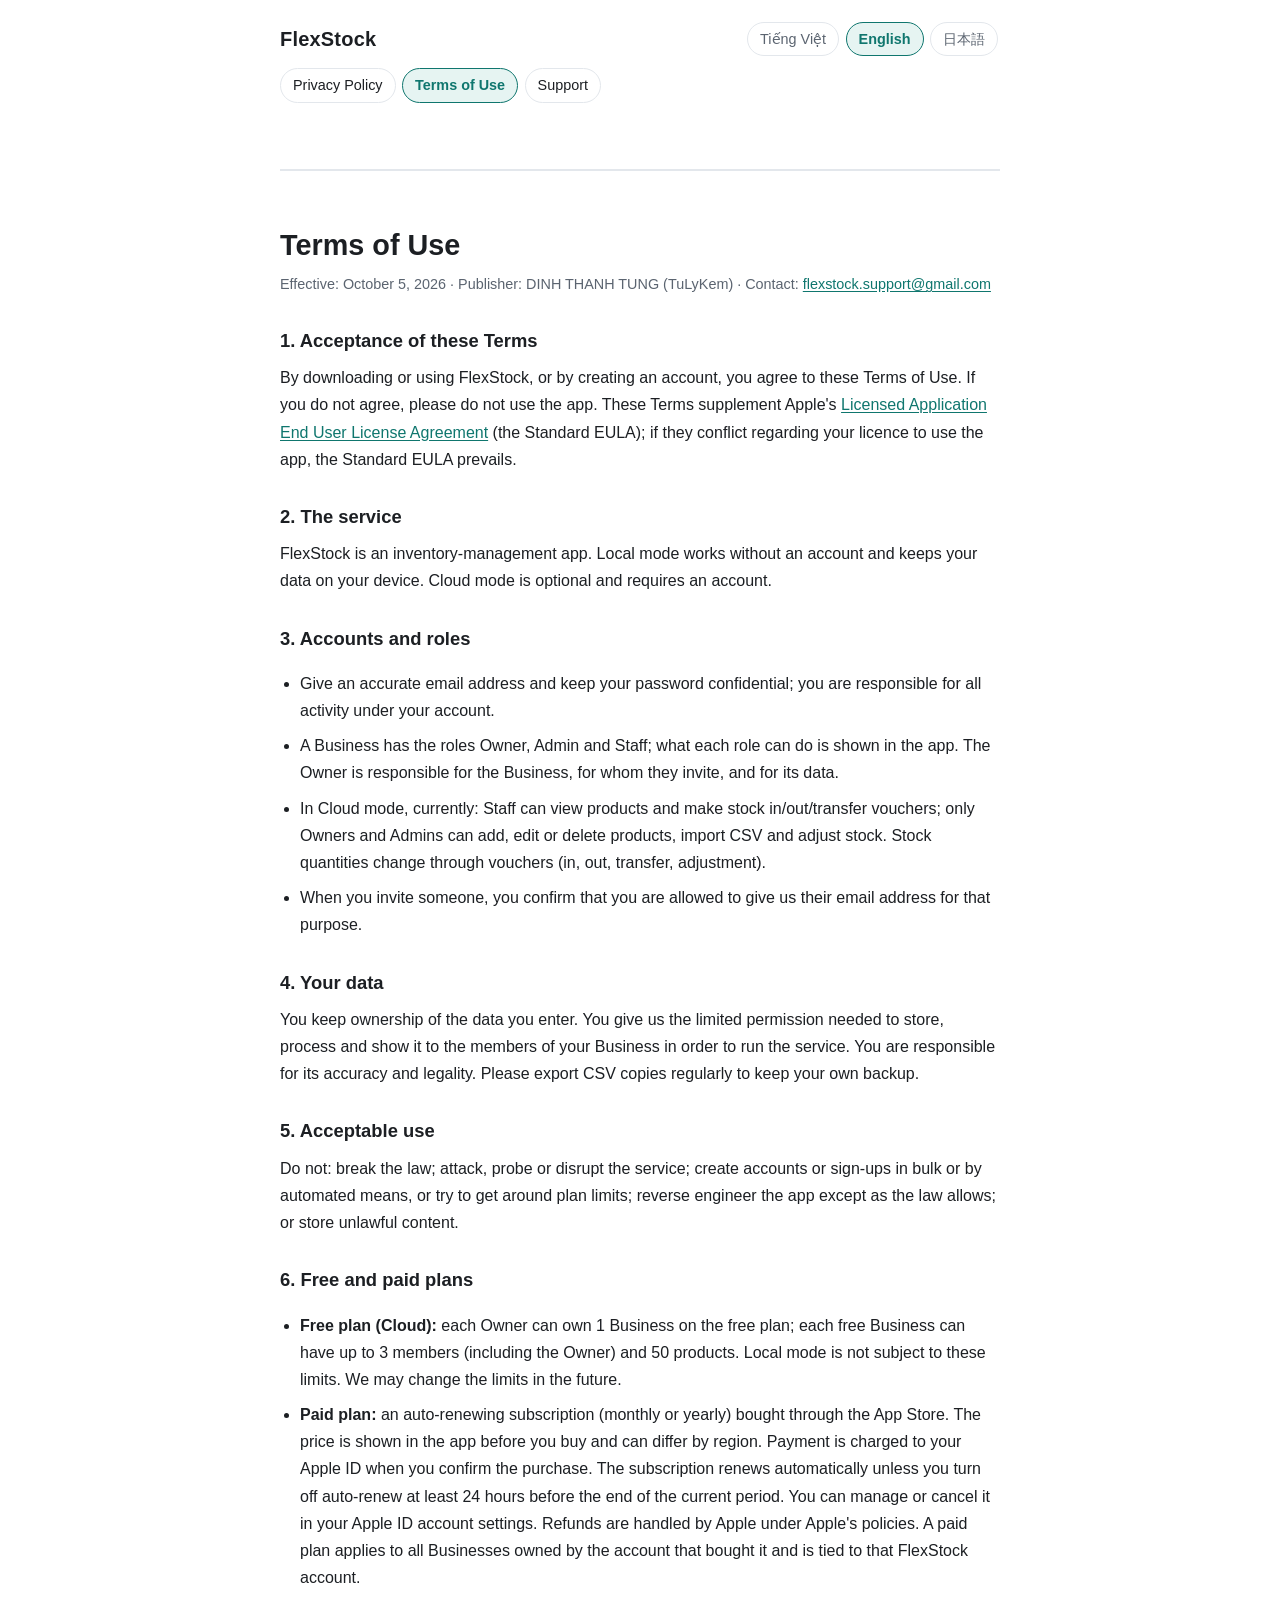
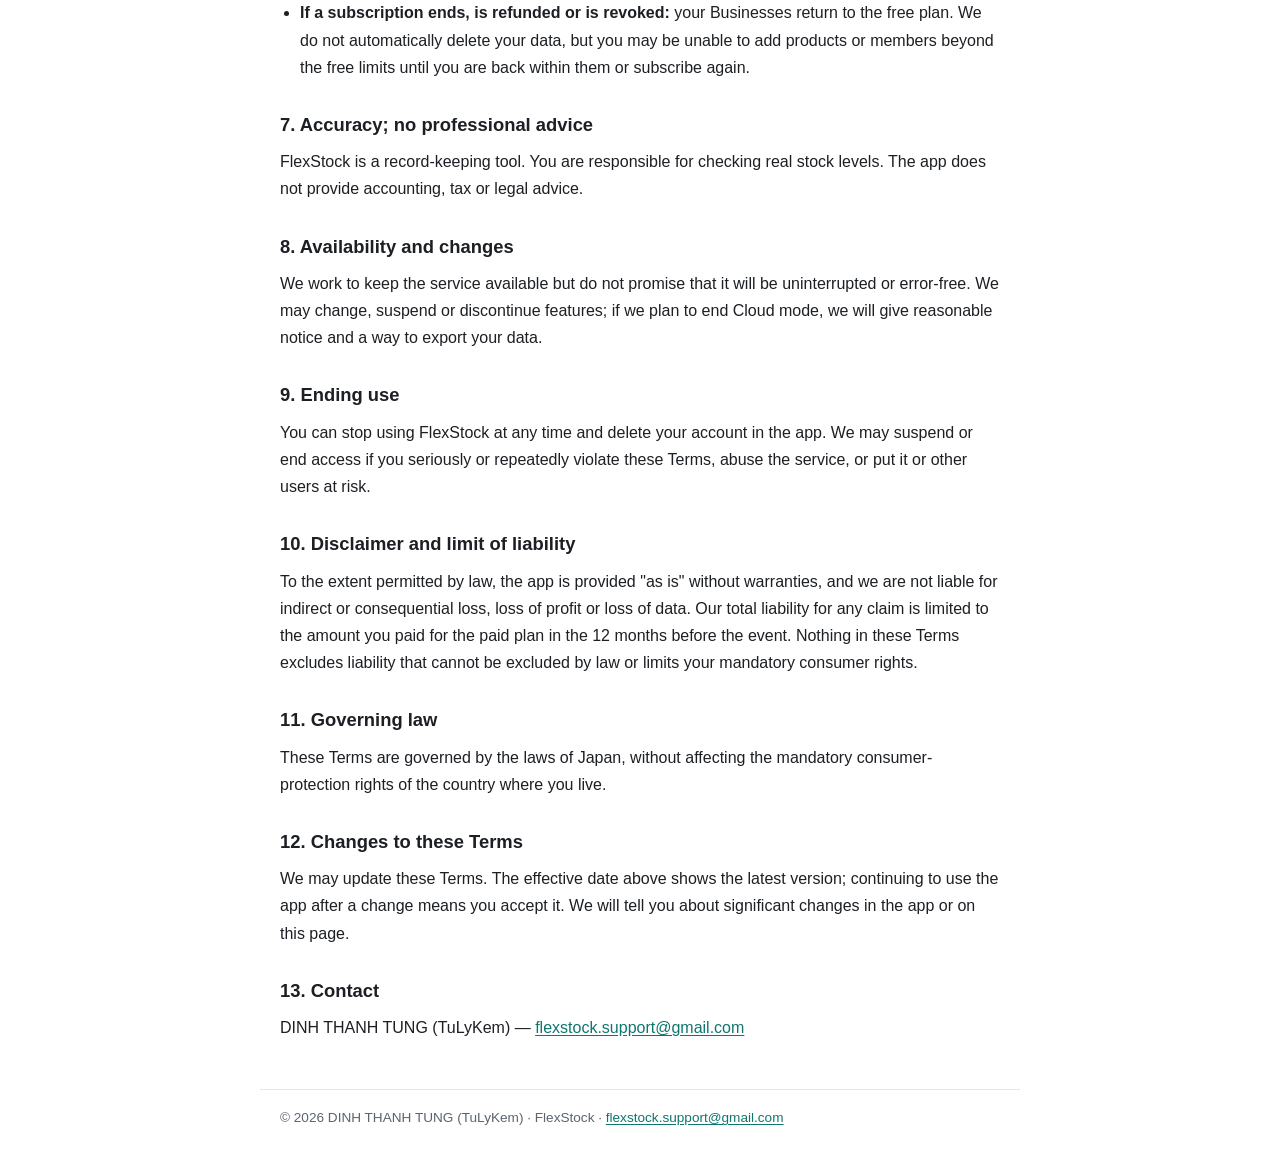
<file: terms.html>
<!DOCTYPE html>
<html lang="en">
<head>
<meta charset="utf-8">
<meta name="viewport" content="width=device-width, initial-scale=1">
<title>FlexStock — Terms of Use / Điều khoản sử dụng / 利用規約</title>
<meta name="description" content="Terms of Use of the FlexStock inventory app.">
<link rel="stylesheet" href="style.css">
<script src="site.js"></script>
</head>
<body>
<header class="site-header">
  <a class="brand" href="index.html" data-page="index.html">FlexStock</a>
  <nav class="lang" aria-label="Language">
    <a href="#vi" data-lang-link="vi">Tiếng Việt</a>
    <a href="#en" data-lang-link="en">English</a>
    <a href="#ja" data-lang-link="ja">日本語</a>
  </nav>
</header>
<nav class="pages" aria-label="Pages">
    <a href="privacy.html" data-page="privacy.html"><span class="lbl" data-l="vi">Chính sách bảo mật</span><span class="lbl" data-l="en">Privacy Policy</span><span class="lbl" data-l="ja">プライバシーポリシー</span></a>
    <a href="terms.html" data-page="terms.html" class="current"><span class="lbl" data-l="vi">Điều khoản sử dụng</span><span class="lbl" data-l="en">Terms of Use</span><span class="lbl" data-l="ja">利用規約</span></a>
    <a href="support.html" data-page="support.html"><span class="lbl" data-l="vi">Hỗ trợ</span><span class="lbl" data-l="en">Support</span><span class="lbl" data-l="ja">サポート</span></a>
</nav>
<main>
  <section class="doc" lang="vi" data-doc-lang="vi">
<h1>Điều khoản sử dụng</h1>
    <p class="meta">Có hiệu lực từ: 05/10/2026 &middot; Nhà phát triển: DINH THANH TUNG (TuLyKem) &middot; Liên hệ: <a href="mailto:flexstock.support@gmail.com">flexstock.support@gmail.com</a></p>

    <h2>1. Chấp nhận điều khoản</h2>
    <p>Khi tải hoặc sử dụng FlexStock, hoặc khi tạo tài khoản, bạn đồng ý với Điều khoản sử dụng này. Nếu không đồng ý, vui lòng không dùng ứng dụng. Điều khoản này bổ sung cho <a href="https://www.apple.com/legal/internet-services/itunes/dev/stdeula/">Thoả thuận cấp phép người dùng cuối tiêu chuẩn của Apple</a> (Standard EULA); nếu hai bên mâu thuẫn về quyền sử dụng giấy phép ứng dụng thì Standard EULA được ưu tiên.</p>

    <h2>2. Dịch vụ</h2>
    <p>FlexStock là ứng dụng quản lý kho/tồn kho. Chế độ Local không cần tài khoản và lưu dữ liệu trên thiết bị của bạn. Chế độ Cloud là tuỳ chọn và cần tài khoản.</p>

    <h2>3. Tài khoản và vai trò</h2>
    <ul>
      <li>Hãy cung cấp email chính xác và giữ bí mật mật khẩu; bạn chịu trách nhiệm cho mọi hoạt động dưới tài khoản của mình.</li>
      <li>Mỗi Business có các vai trò Owner, Admin và Staff; quyền của từng vai trò được hiển thị trong ứng dụng. Owner chịu trách nhiệm về Business, về việc mời ai, và về dữ liệu của Business đó.</li>
      <li>Ở chế độ Cloud, hiện nay: Staff xem sản phẩm và lập phiếu Nhập/Xuất/Chuyển kho; chỉ Owner và Admin được thêm, sửa, xoá sản phẩm, nhập CSV và điều chỉnh tồn kho. Số lượng tồn kho thay đổi thông qua phiếu (Nhập, Xuất, Chuyển, Điều chỉnh).</li>
<li>Khi mời người khác, bạn xác nhận mình được phép cung cấp email của họ cho chúng tôi nhằm mục đích mời.</li>
    </ul>

    <h2>4. Dữ liệu của bạn</h2>
    <p>Bạn giữ quyền sở hữu dữ liệu mình nhập. Bạn cấp cho chúng tôi quyền hạn chế cần thiết để lưu trữ, xử lý và hiển thị dữ liệu đó cho các thành viên trong Business của bạn nhằm vận hành dịch vụ. Bạn chịu trách nhiệm về tính chính xác và hợp pháp của dữ liệu. Hãy xuất CSV định kỳ để tự sao lưu.</p>

    <h2>5. Sử dụng được chấp nhận</h2>
    <p>Bạn không được: vi phạm pháp luật; tấn công, dò quét hoặc làm gián đoạn dịch vụ; tạo tài khoản/đăng ký hàng loạt hoặc bằng công cụ tự động, hay tìm cách vượt giới hạn của gói; dịch ngược ứng dụng ngoài phạm vi pháp luật cho phép; hoặc lưu nội dung bất hợp pháp.</p>

    <h2>6. Gói miễn phí và gói trả phí</h2>
    <ul>
      <li><strong>Gói miễn phí (Cloud):</strong> mỗi Owner sở hữu tối đa 1 Business ở gói miễn phí; mỗi Business gói miễn phí có tối đa 3 thành viên (gồm Owner) và 50 sản phẩm. Chế độ Local không chịu các giới hạn này. Chúng tôi có thể thay đổi giới hạn trong tương lai.</li>
      <li><strong>Gói trả phí:</strong> đăng ký tự động gia hạn (theo tháng hoặc năm) mua qua App Store. Giá được hiển thị trong ứng dụng trước khi mua và có thể khác nhau theo khu vực. Khoản thanh toán được tính vào Apple ID của bạn khi xác nhận mua. Gói tự động gia hạn trừ khi bạn tắt tự động gia hạn ít nhất 24 giờ trước khi kết thúc kỳ hiện tại. Bạn quản lý hoặc huỷ trong cài đặt tài khoản Apple ID. Việc hoàn tiền do Apple xử lý theo chính sách của Apple. Gói trả phí áp dụng cho tất cả Business thuộc sở hữu của tài khoản đã mua, và gắn với tài khoản FlexStock đó.</li>
      <li><strong>Khi gói kết thúc, bị hoàn tiền hoặc thu hồi:</strong> các Business của bạn trở về gói miễn phí. Chúng tôi không tự động xoá dữ liệu của bạn, nhưng bạn có thể không thêm được sản phẩm hoặc thành viên mới vượt giới hạn gói miễn phí cho tới khi trở lại trong giới hạn hoặc đăng ký lại.</li>
    </ul>

    <h2>7. Độ chính xác; không phải tư vấn chuyên môn</h2>
    <p>FlexStock là công cụ ghi chép. Bạn chịu trách nhiệm kiểm tra tồn kho thực tế. Ứng dụng không cung cấp tư vấn kế toán, thuế hay pháp lý.</p>

    <h2>8. Tính sẵn sàng và thay đổi</h2>
    <p>Chúng tôi nỗ lực duy trì dịch vụ nhưng không cam kết dịch vụ luôn liên tục hoặc không có lỗi. Chúng tôi có thể thay đổi, tạm dừng hoặc ngừng tính năng; nếu dự định ngừng chế độ Cloud, chúng tôi sẽ báo trước hợp lý và có cách để bạn xuất dữ liệu.</p>

    <h2>9. Chấm dứt sử dụng</h2>
    <p>Bạn có thể ngừng dùng bất kỳ lúc nào và xoá tài khoản ngay trong ứng dụng. Chúng tôi có thể tạm khoá hoặc chấm dứt quyền truy cập nếu bạn vi phạm nghiêm trọng hoặc lặp lại Điều khoản này, lạm dụng dịch vụ, hoặc gây rủi ro cho dịch vụ hay người dùng khác.</p>

    <h2>10. Miễn trừ và giới hạn trách nhiệm</h2>
    <p>Trong phạm vi pháp luật cho phép, ứng dụng được cung cấp "nguyên trạng" mà không có bảo đảm nào, và chúng tôi không chịu trách nhiệm về thiệt hại gián tiếp hoặc hệ quả, mất lợi nhuận hay mất dữ liệu. Tổng trách nhiệm của chúng tôi cho mỗi khiếu nại được giới hạn ở số tiền bạn đã trả cho gói trả phí trong 12 tháng trước sự kiện đó. Không điều nào trong Điều khoản này loại trừ trách nhiệm mà pháp luật không cho phép loại trừ hoặc hạn chế các quyền bắt buộc của người tiêu dùng.</p>

    <h2>11. Luật áp dụng</h2>
    <p>Điều khoản này chịu sự điều chỉnh của pháp luật Nhật Bản, không ảnh hưởng tới các quyền bảo vệ người tiêu dùng bắt buộc theo luật của quốc gia nơi bạn sinh sống.</p>

    <h2>12. Thay đổi điều khoản</h2>
    <p>Chúng tôi có thể cập nhật Điều khoản này. Ngày có hiệu lực ở đầu trang cho biết phiên bản mới nhất; tiếp tục sử dụng sau khi thay đổi nghĩa là bạn chấp nhận. Thay đổi quan trọng sẽ được thông báo trong ứng dụng hoặc trên trang này.</p>

    <h2>13. Liên hệ</h2>
    <p>DINH THANH TUNG (TuLyKem) &mdash; <a href="mailto:flexstock.support@gmail.com">flexstock.support@gmail.com</a></p>
  </section>
  <section class="doc" lang="en" data-doc-lang="en">
<h1>Terms of Use</h1>
    <p class="meta">Effective: October 5, 2026 &middot; Publisher: DINH THANH TUNG (TuLyKem) &middot; Contact: <a href="mailto:flexstock.support@gmail.com">flexstock.support@gmail.com</a></p>

    <h2>1. Acceptance of these Terms</h2>
    <p>By downloading or using FlexStock, or by creating an account, you agree to these Terms of Use. If you do not agree, please do not use the app. These Terms supplement Apple's <a href="https://www.apple.com/legal/internet-services/itunes/dev/stdeula/">Licensed Application End User License Agreement</a> (the Standard EULA); if they conflict regarding your licence to use the app, the Standard EULA prevails.</p>

    <h2>2. The service</h2>
    <p>FlexStock is an inventory-management app. Local mode works without an account and keeps your data on your device. Cloud mode is optional and requires an account.</p>

    <h2>3. Accounts and roles</h2>
    <ul>
      <li>Give an accurate email address and keep your password confidential; you are responsible for all activity under your account.</li>
      <li>A Business has the roles Owner, Admin and Staff; what each role can do is shown in the app. The Owner is responsible for the Business, for whom they invite, and for its data.</li>
      <li>In Cloud mode, currently: Staff can view products and make stock in/out/transfer vouchers; only Owners and Admins can add, edit or delete products, import CSV and adjust stock. Stock quantities change through vouchers (in, out, transfer, adjustment).</li>
<li>When you invite someone, you confirm that you are allowed to give us their email address for that purpose.</li>
    </ul>

    <h2>4. Your data</h2>
    <p>You keep ownership of the data you enter. You give us the limited permission needed to store, process and show it to the members of your Business in order to run the service. You are responsible for its accuracy and legality. Please export CSV copies regularly to keep your own backup.</p>

    <h2>5. Acceptable use</h2>
    <p>Do not: break the law; attack, probe or disrupt the service; create accounts or sign-ups in bulk or by automated means, or try to get around plan limits; reverse engineer the app except as the law allows; or store unlawful content.</p>

    <h2>6. Free and paid plans</h2>
    <ul>
      <li><strong>Free plan (Cloud):</strong> each Owner can own 1 Business on the free plan; each free Business can have up to 3 members (including the Owner) and 50 products. Local mode is not subject to these limits. We may change the limits in the future.</li>
      <li><strong>Paid plan:</strong> an auto-renewing subscription (monthly or yearly) bought through the App Store. The price is shown in the app before you buy and can differ by region. Payment is charged to your Apple ID when you confirm the purchase. The subscription renews automatically unless you turn off auto-renew at least 24 hours before the end of the current period. You can manage or cancel it in your Apple ID account settings. Refunds are handled by Apple under Apple's policies. A paid plan applies to all Businesses owned by the account that bought it and is tied to that FlexStock account.</li>
      <li><strong>If a subscription ends, is refunded or is revoked:</strong> your Businesses return to the free plan. We do not automatically delete your data, but you may be unable to add products or members beyond the free limits until you are back within them or subscribe again.</li>
    </ul>

    <h2>7. Accuracy; no professional advice</h2>
    <p>FlexStock is a record-keeping tool. You are responsible for checking real stock levels. The app does not provide accounting, tax or legal advice.</p>

    <h2>8. Availability and changes</h2>
    <p>We work to keep the service available but do not promise that it will be uninterrupted or error-free. We may change, suspend or discontinue features; if we plan to end Cloud mode, we will give reasonable notice and a way to export your data.</p>

    <h2>9. Ending use</h2>
    <p>You can stop using FlexStock at any time and delete your account in the app. We may suspend or end access if you seriously or repeatedly violate these Terms, abuse the service, or put it or other users at risk.</p>

    <h2>10. Disclaimer and limit of liability</h2>
    <p>To the extent permitted by law, the app is provided "as is" without warranties, and we are not liable for indirect or consequential loss, loss of profit or loss of data. Our total liability for any claim is limited to the amount you paid for the paid plan in the 12 months before the event. Nothing in these Terms excludes liability that cannot be excluded by law or limits your mandatory consumer rights.</p>

    <h2>11. Governing law</h2>
    <p>These Terms are governed by the laws of Japan, without affecting the mandatory consumer-protection rights of the country where you live.</p>

    <h2>12. Changes to these Terms</h2>
    <p>We may update these Terms. The effective date above shows the latest version; continuing to use the app after a change means you accept it. We will tell you about significant changes in the app or on this page.</p>

    <h2>13. Contact</h2>
    <p>DINH THANH TUNG (TuLyKem) &mdash; <a href="mailto:flexstock.support@gmail.com">flexstock.support@gmail.com</a></p>
  </section>
  <section class="doc" lang="ja" data-doc-lang="ja">
<h1>利用規約</h1>
    <p class="meta">施行日：2026年10月5日 &middot; 提供者：DINH THANH TUNG (TuLyKem) &middot; 連絡先：<a href="mailto:flexstock.support@gmail.com">flexstock.support@gmail.com</a></p>

    <h2>1. 規約への同意</h2>
    <p>FlexStock（以下「本アプリ」）をダウンロードまたは利用した場合、またはアカウントを作成した場合、お客様は本利用規約に同意したものとみなされます。同意いただけない場合は、本アプリをご利用にならないでください。本規約は、Appleの<a href="https://www.apple.com/legal/internet-services/itunes/dev/stdeula/">Licensed Application End User License Agreement</a>（標準EULA）を補完するものであり、本アプリの利用許諾に関して両者が矛盾する場合は標準EULAが優先します。</p>

    <h2>2. サービス</h2>
    <p>本アプリは在庫管理アプリです。ローカルモードはアカウント不要で、データはお客様の端末内に保存されます。クラウドモードは任意で、アカウントが必要です。</p>

    <h2>3. アカウントと役割</h2>
    <ul>
      <li>正確なメールアドレスを登録し、パスワードを秘密に保管してください。アカウントで行われたすべての操作について、お客様が責任を負います。</li>
      <li>Businessには、Owner、Admin、Staffの役割があり、各役割でできることはアプリ内に表示されます。Ownerは、そのBusiness、招待する相手、およびそのデータについて責任を負います。</li>
      <li>クラウドモードでは現在、Staffは商品の閲覧と入庫・出庫・移動の伝票作成ができ、商品の追加・編集・削除、CSVのインポート、在庫調整ができるのはOwnerとAdminのみです。在庫数は伝票（入庫・出庫・移動・在庫調整）によって変更されます。</li>
<li>他の方を招待する場合、お客様はその方のメールアドレスを招待の目的で当方に提供する権限があることを確認したものとします。</li>
    </ul>

    <h2>4. お客様のデータ</h2>
    <p>入力したデータの所有権はお客様に帰属します。お客様は、サービスの運営のために、そのデータを保存、処理し、同じBusinessのメンバーに表示するために必要な限定的な許諾を当方に与えます。データの正確性と適法性はお客様の責任です。ご自身のバックアップとして、定期的にCSVをエクスポートしてください。</p>

    <h2>5. 禁止事項</h2>
    <p>次の行為は禁止します：法令に違反すること、サービスへの攻撃・探査・妨害、アカウントの一括作成や自動化された手段による登録、プランの上限を回避しようとすること、法令で認められる範囲を超えたリバースエンジニアリング、違法なコンテンツの保存。</p>

    <h2>6. 無料プランと有料プラン</h2>
    <ul>
      <li><strong>無料プラン（クラウド）：</strong>Ownerは無料プランのBusinessを1つまで所有でき、無料プランの各Businessはメンバー3人まで（Ownerを含む）、商品50件までです。ローカルモードにはこれらの上限はありません。上限は将来変更されることがあります。</li>
      <li><strong>有料プラン：</strong>App Storeで購入する自動更新サブスクリプション（月額または年額）です。価格は購入前にアプリ内に表示され、地域によって異なる場合があります。購入の確認時にお客様のApple IDに課金されます。現在の期間が終了する24時間前までに自動更新をオフにしない限り、自動的に更新されます。管理・解約はApple IDのアカウント設定で行えます。返金はAppleのポリシーに従いAppleが対応します。有料プランは、購入したアカウントが所有するすべてのBusinessに適用され、そのFlexStockアカウントに紐づきます。</li>
      <li><strong>サブスクリプションが終了・返金・取り消しされた場合：</strong>お客様のBusinessは無料プランに戻ります。データを自動的に削除することはありませんが、無料プランの上限内に戻るか再度登録するまで、上限を超えて商品やメンバーを追加できない場合があります。</li>
    </ul>

    <h2>7. 正確性と専門的助言について</h2>
    <p>本アプリは記録のためのツールです。実際の在庫の確認はお客様の責任です。本アプリは会計・税務・法律に関する助言を提供するものではありません。</p>

    <h2>8. 提供状況と変更</h2>
    <p>当方はサービスの提供維持に努めますが、中断やエラーがないことを保証するものではありません。機能を変更、停止、終了することがあります。クラウドモードを終了する場合は、合理的な期間をもって事前に通知し、データをエクスポートできる手段を提供します。</p>

    <h2>9. 利用の終了</h2>
    <p>お客様はいつでも利用をやめ、アプリ内でアカウントを削除できます。お客様が本規約に重大または繰り返し違反した場合、サービスを不正に利用した場合、またはサービスや他のユーザーを危険にさらした場合、当方はアクセスを停止または終了することがあります。</p>

    <h2>10. 免責と責任の制限</h2>
    <p>法令で認められる範囲で、本アプリは現状有姿で提供され、いかなる保証もありません。当方は、間接損害、結果的損害、逸失利益、データの喪失について責任を負いません。いかなる請求に対する当方の責任総額も、事由発生前12か月間にお客様が有料プランに支払った金額を上限とします。本規約のいかなる規定も、法令上排除できない責任を排除するものではなく、お客様の強行法規上の消費者の権利を制限するものでもありません。</p>

    <h2>11. 準拠法</h2>
    <p>本規約は日本法に準拠します。ただし、お客様がお住まいの国の強行法規上の消費者保護の権利には影響しません。</p>

    <h2>12. 規約の変更</h2>
    <p>当方は本規約を更新することがあります。上記の施行日が最新版を示し、変更後も本アプリを使い続けた場合は変更に同意したものとみなされます。重要な変更はアプリ内またはこのページでお知らせします。</p>

    <h2>13. お問い合わせ</h2>
    <p>DINH THANH TUNG (TuLyKem) &mdash; <a href="mailto:flexstock.support@gmail.com">flexstock.support@gmail.com</a></p>
  </section>
</main>
<footer>
  &copy; 2026 DINH THANH TUNG (TuLyKem) &middot; FlexStock &middot;
  <a href="mailto:flexstock.support@gmail.com">flexstock.support@gmail.com</a>
</footer>
</body>
</html>
</file>
<file: style.css>
/* FlexStock legal site — shared styles. No external fonts or scripts (privacy-friendly, fast). */

:root {
  --bg: #ffffff;
  --fg: #1c1f23;
  --muted: #5b6470;
  --line: #e3e7ec;
  --accent: #0f766e;      /* teal, matches the app's accent colour */
  --accent-soft: #e6f4f2;
  --card: #f7f9fb;
}

@media (prefers-color-scheme: dark) {
  :root {
    --bg: #12161a;
    --fg: #e8ecf0;
    --muted: #9aa5b1;
    --line: #2a313a;
    --accent: #2dd4bf;
    --accent-soft: #14312e;
    --card: #1a2026;
  }
}

* { box-sizing: border-box; }

html { -webkit-text-size-adjust: 100%; }

body {
  margin: 0;
  background: var(--bg);
  color: var(--fg);
  font-family: -apple-system, BlinkMacSystemFont, "Segoe UI", "Hiragino Sans",
    "Hiragino Kaku Gothic ProN", "Noto Sans JP", "Noto Sans", Roboto, Helvetica, Arial, sans-serif;
  line-height: 1.7;
  font-size: 16px;
}

a { color: var(--accent); text-underline-offset: 2px; }

.site-header {
  display: flex;
  flex-wrap: wrap;
  align-items: center;
  justify-content: space-between;
  gap: 12px;
  max-width: 760px;
  margin: 0 auto;
  padding: 20px 20px 8px;
}

.brand {
  font-weight: 700;
  font-size: 1.25rem;
  letter-spacing: 0.2px;
  text-decoration: none;
  color: var(--fg);
}

.lang a, .pages a {
  display: inline-block;
  padding: 4px 12px;
  margin: 2px 2px 2px 0;
  border: 1px solid var(--line);
  border-radius: 999px;
  text-decoration: none;
  font-size: 0.9rem;
  color: var(--muted);
}

.lang a[aria-current="true"] {
  background: var(--accent-soft);
  border-color: var(--accent);
  color: var(--accent);
  font-weight: 600;
}

.pages {
  max-width: 760px;
  margin: 0 auto;
  padding: 0 20px 8px;
}

.pages a { color: var(--fg); }
.pages a.current { background: var(--accent-soft); border-color: var(--accent); color: var(--accent); font-weight: 600; }

main {
  max-width: 760px;
  margin: 0 auto;
  padding: 8px 20px 40px;
}

/* One <section class="doc"> per language. Without JavaScript all three are shown one after another;
   with JavaScript (class "js" on <html>) only the selected language is shown. */
html.js .doc { display: none; }
html.js[data-lang="vi"] .doc[data-doc-lang="vi"],
html.js[data-lang="en"] .doc[data-doc-lang="en"],
html.js[data-lang="ja"] .doc[data-doc-lang="ja"] { display: block; }

.doc + .doc { margin-top: 48px; padding-top: 32px; border-top: 2px solid var(--line); }

h1 { font-size: 1.8rem; line-height: 1.3; margin: 24px 0 8px; }
h2 { font-size: 1.15rem; margin: 28px 0 6px; }
p, li { margin: 8px 0; }
ul { padding-left: 1.25rem; }

.meta { color: var(--muted); font-size: 0.9rem; margin-top: 0; }

.card {
  background: var(--card);
  border: 1px solid var(--line);
  border-radius: 12px;
  padding: 4px 18px 14px;
  margin: 16px 0;
}

.card h2 { margin-top: 14px; }

.note {
  background: var(--accent-soft);
  border-left: 4px solid var(--accent);
  border-radius: 6px;
  padding: 8px 14px;
  margin: 14px 0;
}

footer {
  max-width: 760px;
  margin: 0 auto;
  padding: 16px 20px 40px;
  color: var(--muted);
  font-size: 0.85rem;
  border-top: 1px solid var(--line);
}

@media (max-width: 480px) {
  h1 { font-size: 1.5rem; }
}

/* Short labels that switch language together with the document (navigation buttons). */
html.js .lbl { display: none; }
html.js[data-lang="vi"] .lbl[data-l="vi"],
html.js[data-lang="en"] .lbl[data-l="en"],
html.js[data-lang="ja"] .lbl[data-l="ja"] { display: inline; }
.lbl + .lbl::before { content: " / "; }          /* only visible without JavaScript */
html.js .lbl + .lbl::before { content: none; }

.cards { display: grid; gap: 12px; margin: 20px 0; }
.cards a.card { display: block; text-decoration: none; color: var(--fg); padding: 14px 18px; }
.cards a.card strong { color: var(--accent); }
</file>
